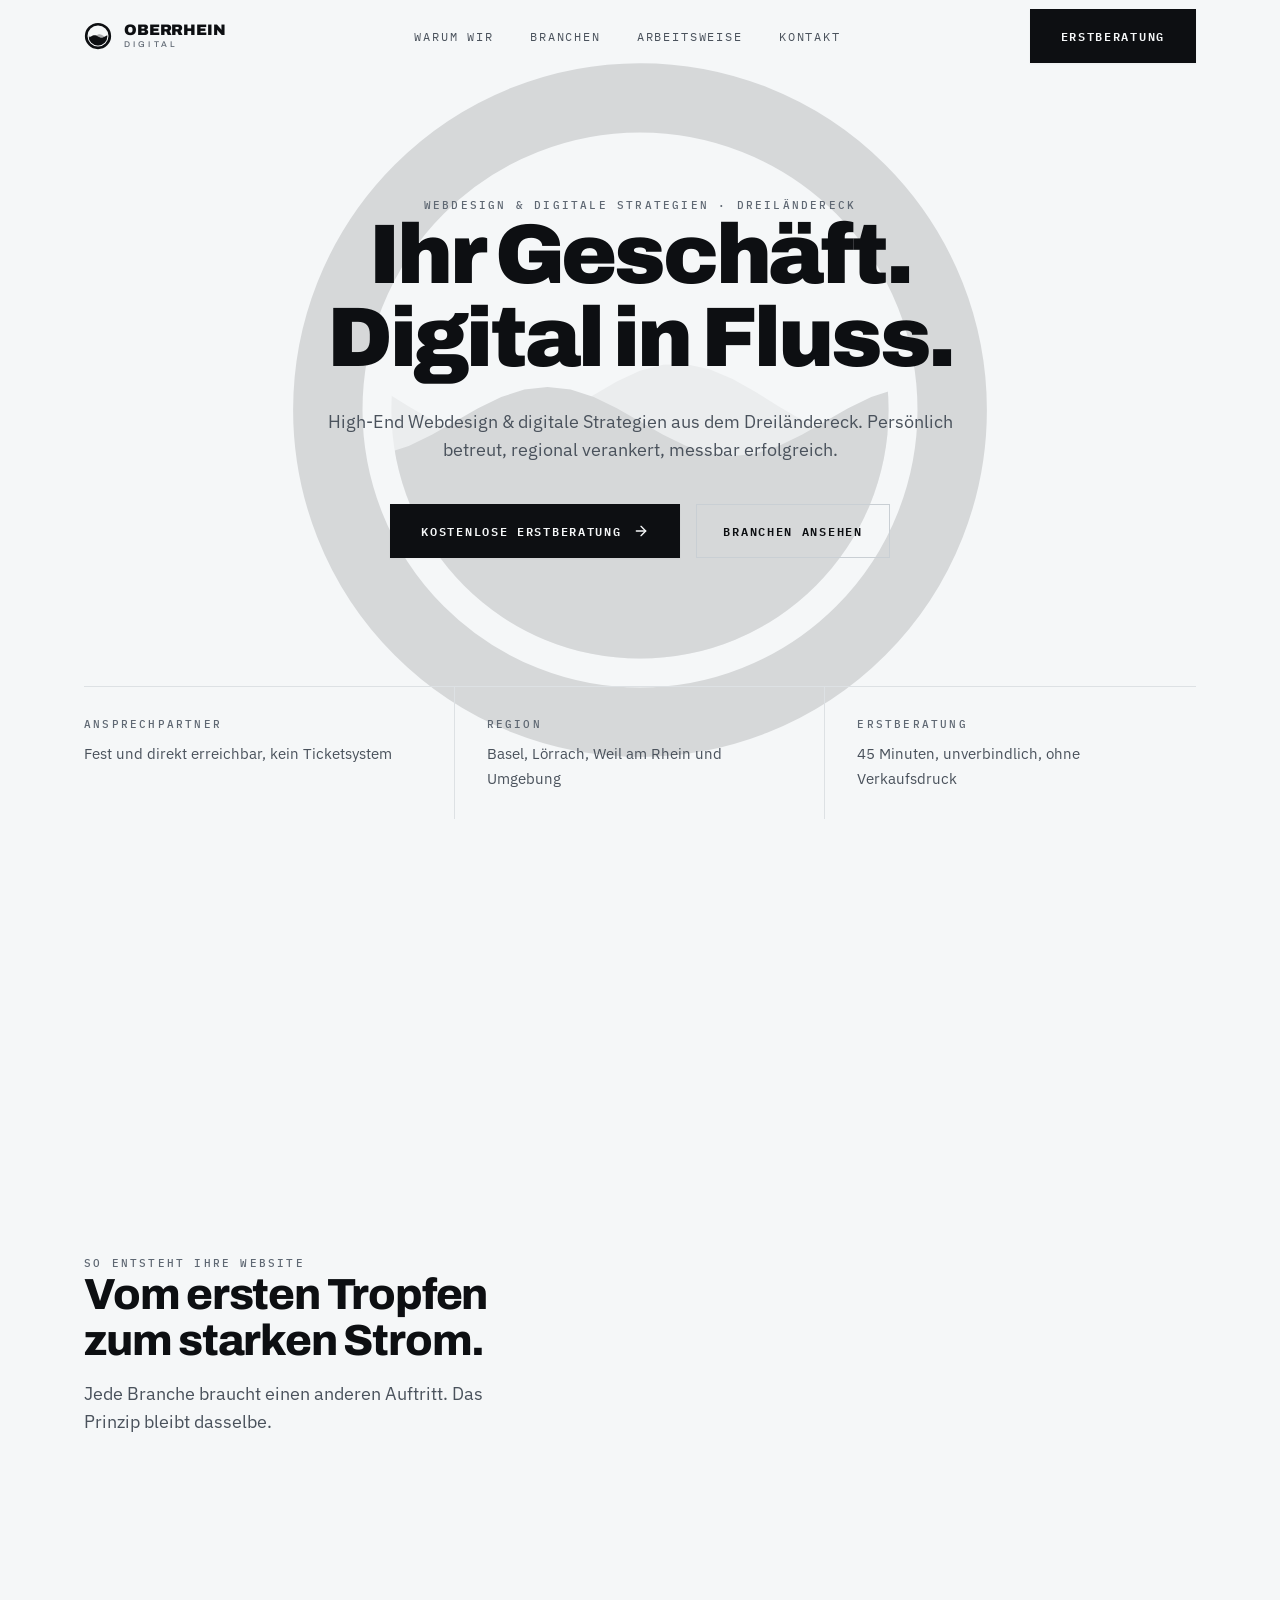
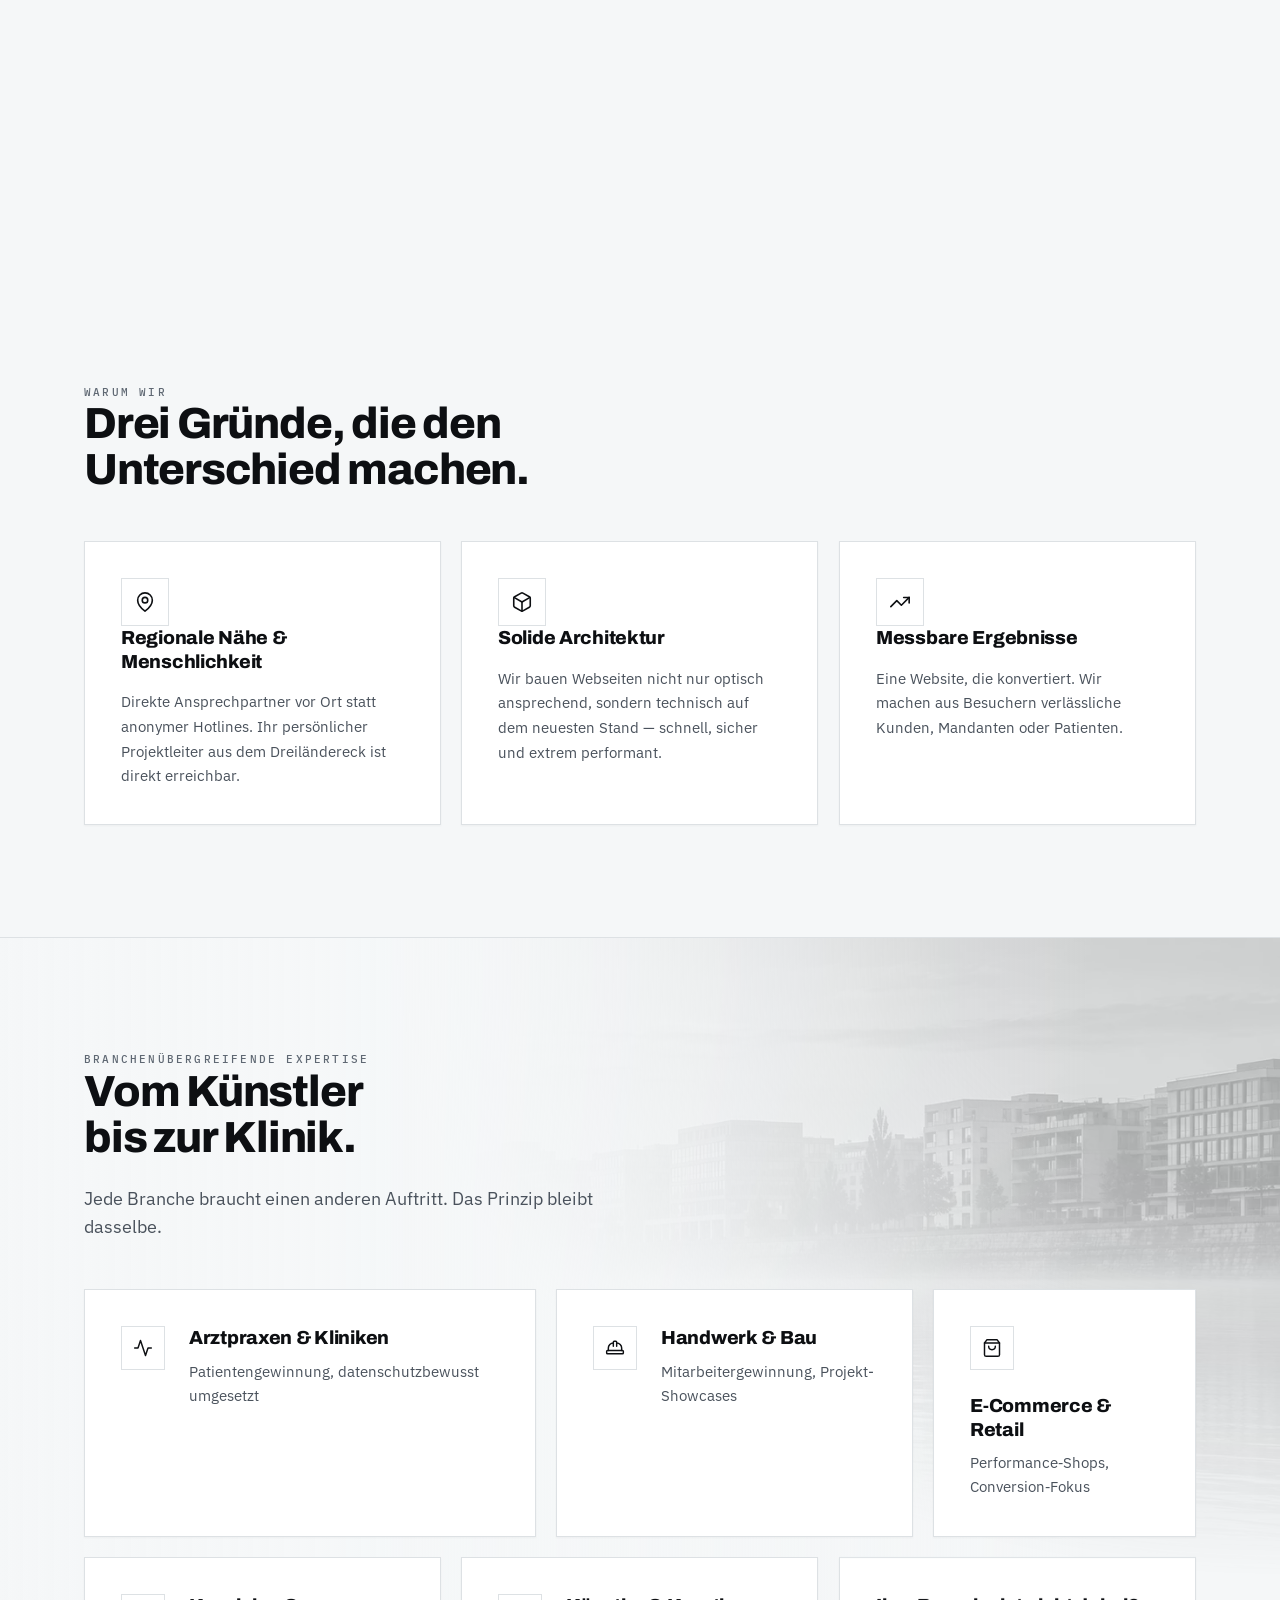
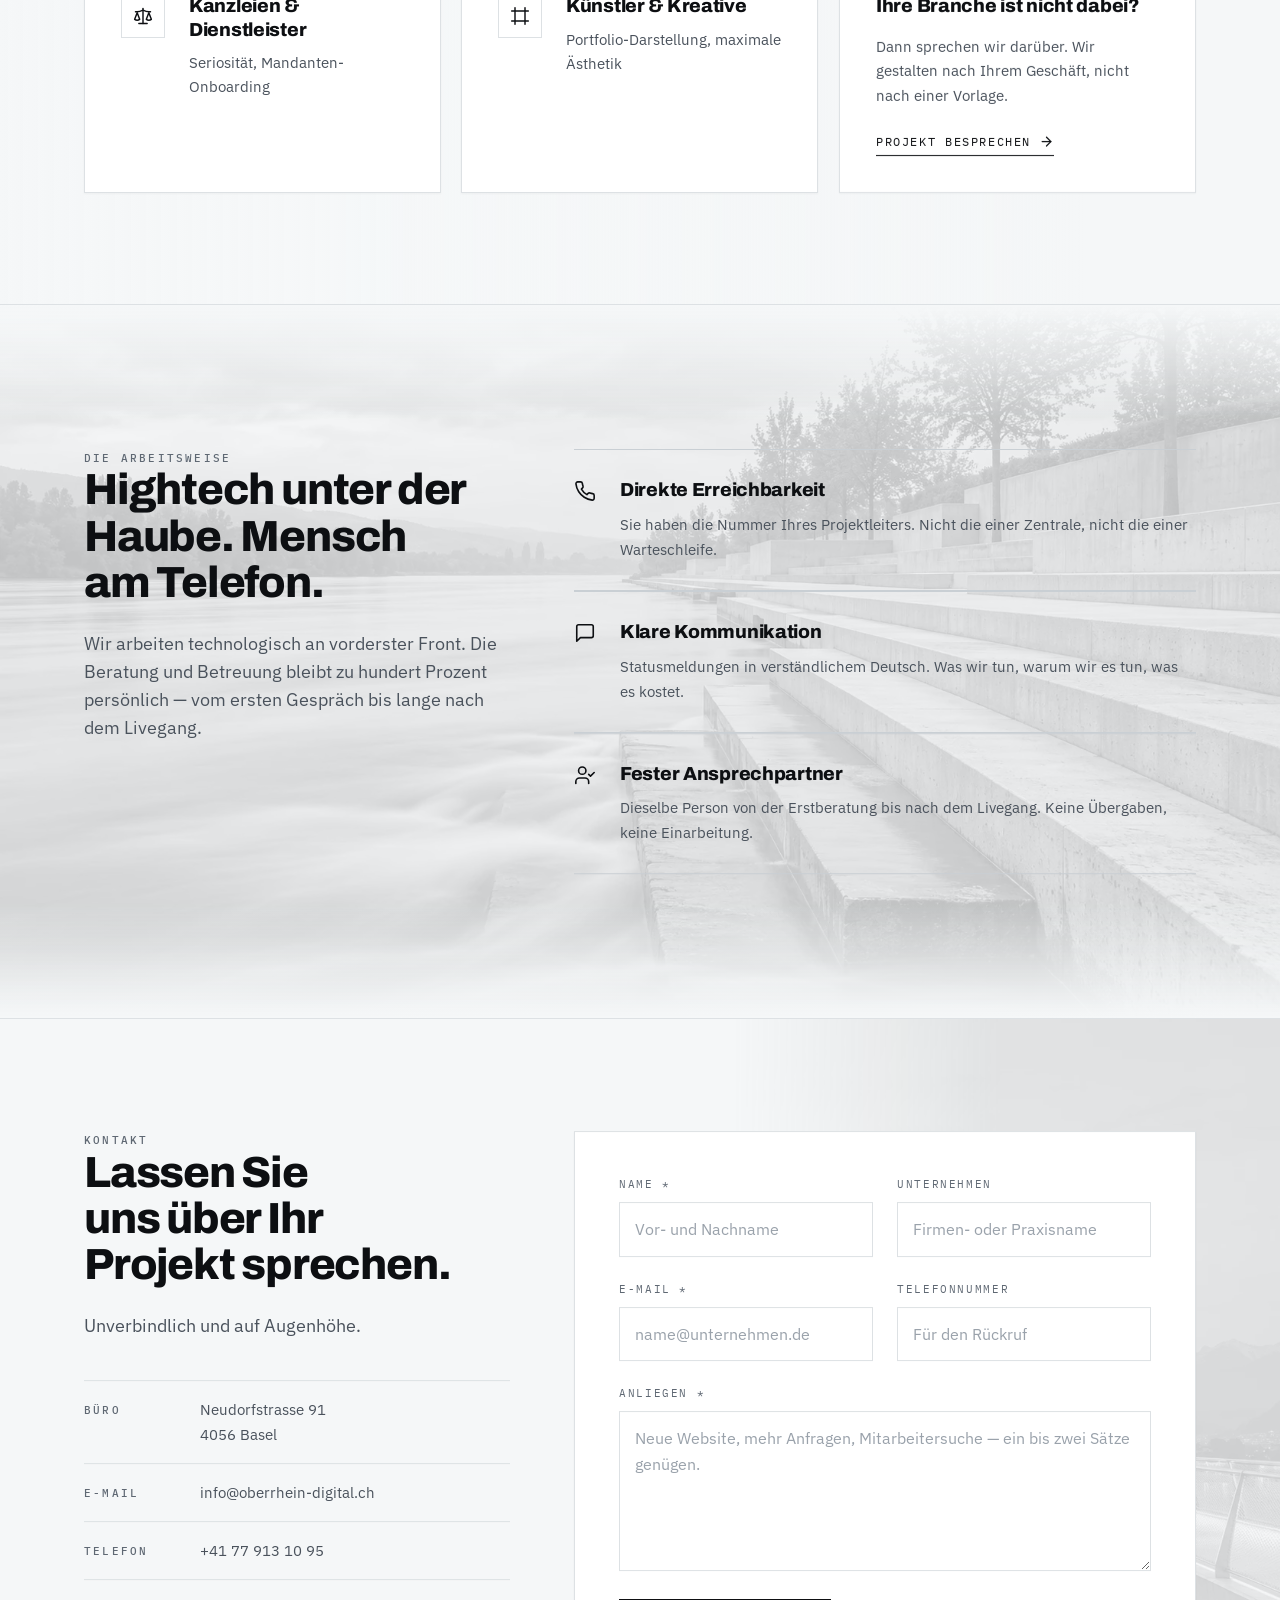
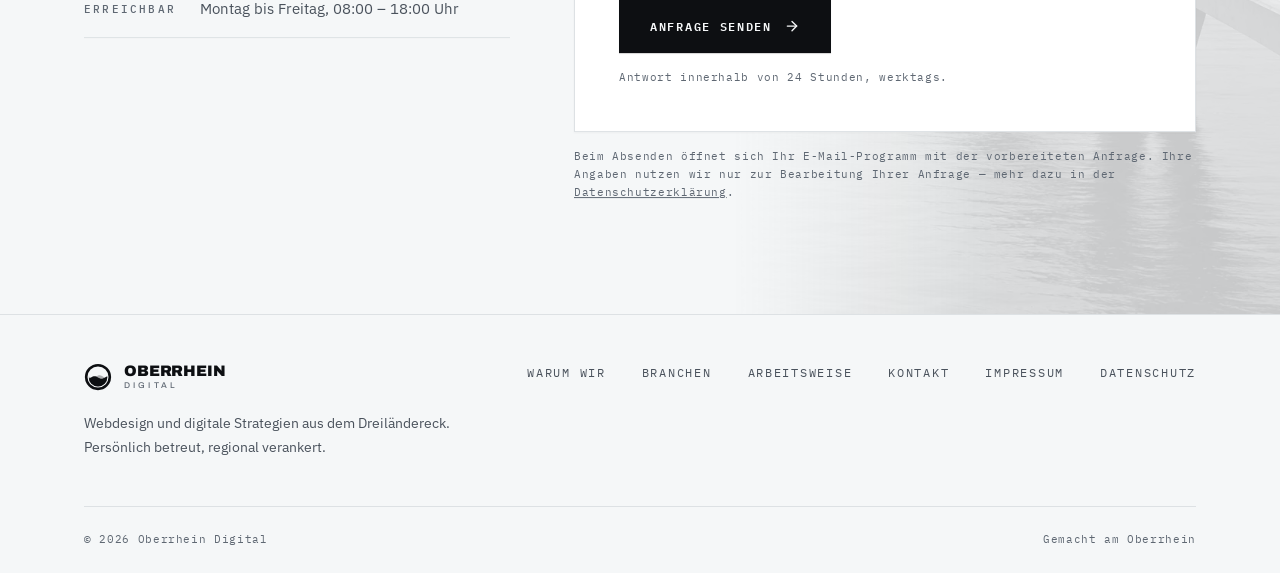
<file: index.html>
<!doctype html>
<html lang="de">
<head>
<meta charset="utf-8">
<meta name="viewport" content="width=device-width, initial-scale=1, viewport-fit=cover">
<title>Oberrhein Digital – Webdesign &amp; digitale Strategien aus dem Dreiländereck</title>
<meta name="description" content="High-End Webdesign &amp; digitale Strategien aus Basel für das Dreiländereck: persönlich betreut, für Praxen, Handwerk, Kanzleien, Handel und Kreative.">
<link rel="canonical" href="https://oberrhein-digital.ch/">
<meta name="theme-color" content="#F5F7F8">
<meta name="referrer" content="strict-origin-when-cross-origin">

<!-- Vorschau beim Teilen (WhatsApp, LinkedIn, Facebook, X) -->
<meta property="og:type" content="website">
<meta property="og:site_name" content="Oberrhein Digital">
<meta property="og:locale" content="de_CH">
<meta property="og:url" content="https://oberrhein-digital.ch/">
<meta property="og:title" content="Oberrhein Digital – Webdesign &amp; digitale Strategien aus dem Dreiländereck">
<meta property="og:description" content="Persönlich betreut, regional verankert: Websites und digitale Strategien für Basel, Lörrach, Weil am Rhein und Umgebung.">
<meta property="og:image" content="https://oberrhein-digital.ch/img/og-image.jpg">
<meta property="og:image:width" content="1200">
<meta property="og:image:height" content="630">
<meta property="og:image:alt" content="Logo von Oberrhein Digital: ein Ring mit einer Welle">
<meta name="twitter:card" content="summary_large_image">

<!-- Icons -->
<link rel="icon" href="img/favicon.svg" type="image/svg+xml">
<link rel="icon" href="img/icon-192.png" type="image/png" sizes="192x192">
<link rel="apple-touch-icon" href="img/apple-touch-icon.png">
<link rel="manifest" href="site.webmanifest">

<link rel="preload" href="fonts/archivo-latin-var.woff2" as="font" type="font/woff2" crossorigin>
<link rel="preload" href="fonts/ibm-plex-sans-latin-var.woff2" as="font" type="font/woff2" crossorigin>
<link rel="stylesheet" href="css/site.css">

<!-- Strukturierte Daten für die Google-Suche (lokales Unternehmen) -->
<script type="application/ld+json">
{
  "@context": "https://schema.org",
  "@type": "ProfessionalService",
  "name": "Oberrhein Digital",
  "description": "Webdesign und digitale Strategien aus dem Dreiländereck. Persönlich betreut, regional verankert.",
  "url": "https://oberrhein-digital.ch/",
  "logo": "https://oberrhein-digital.ch/img/icon-512.png",
  "image": "https://oberrhein-digital.ch/img/og-image.jpg",
  "email": "info@oberrhein-digital.ch",
  "telephone": "+41779131095",
  "address": {
    "@type": "PostalAddress",
    "streetAddress": "Neudorfstrasse 91",
    "postalCode": "4056",
    "addressLocality": "Basel",
    "addressCountry": "CH"
  },
  "areaServed": [
    { "@type": "City", "name": "Basel" },
    { "@type": "City", "name": "Lörrach" },
    { "@type": "City", "name": "Weil am Rhein" }
  ],
  "openingHoursSpecification": [{
    "@type": "OpeningHoursSpecification",
    "dayOfWeek": ["Monday", "Tuesday", "Wednesday", "Thursday", "Friday"],
    "opens": "08:00",
    "closes": "18:00"
  }],
  "knowsLanguage": ["de"]
}
</script>
</head>
<body>
<div id="root"></div>
<noscript>
  <div style="max-width:640px;margin:0 auto;padding:64px 24px;font-family:'IBM Plex Sans',system-ui,sans-serif;color:#0D0F12;line-height:1.6">
    <p style="font-family:Archivo,sans-serif;font-weight:900;font-size:1.6rem;margin:0">Oberrhein Digital</p>
    <p>Webdesign und digitale Strategien aus dem Dreiländereck. Persönlich betreut, regional verankert.</p>
    <p>Für die volle Darstellung dieser Seite bitte JavaScript aktivieren. Sie erreichen uns auch direkt:<br>
      <a href="mailto:info@oberrhein-digital.ch">info@oberrhein-digital.ch</a> · <a href="tel:+41779131095">+41 77 913 10 95</a><br>
      Neudorfstrasse 91, 4056 Basel</p>
    <p><a href="impressum.html">Impressum</a> · <a href="datenschutz.html">Datenschutz</a></p>
  </div>
</noscript>
<script src="js/app.js" defer></script>
</body>
</html>
</file>
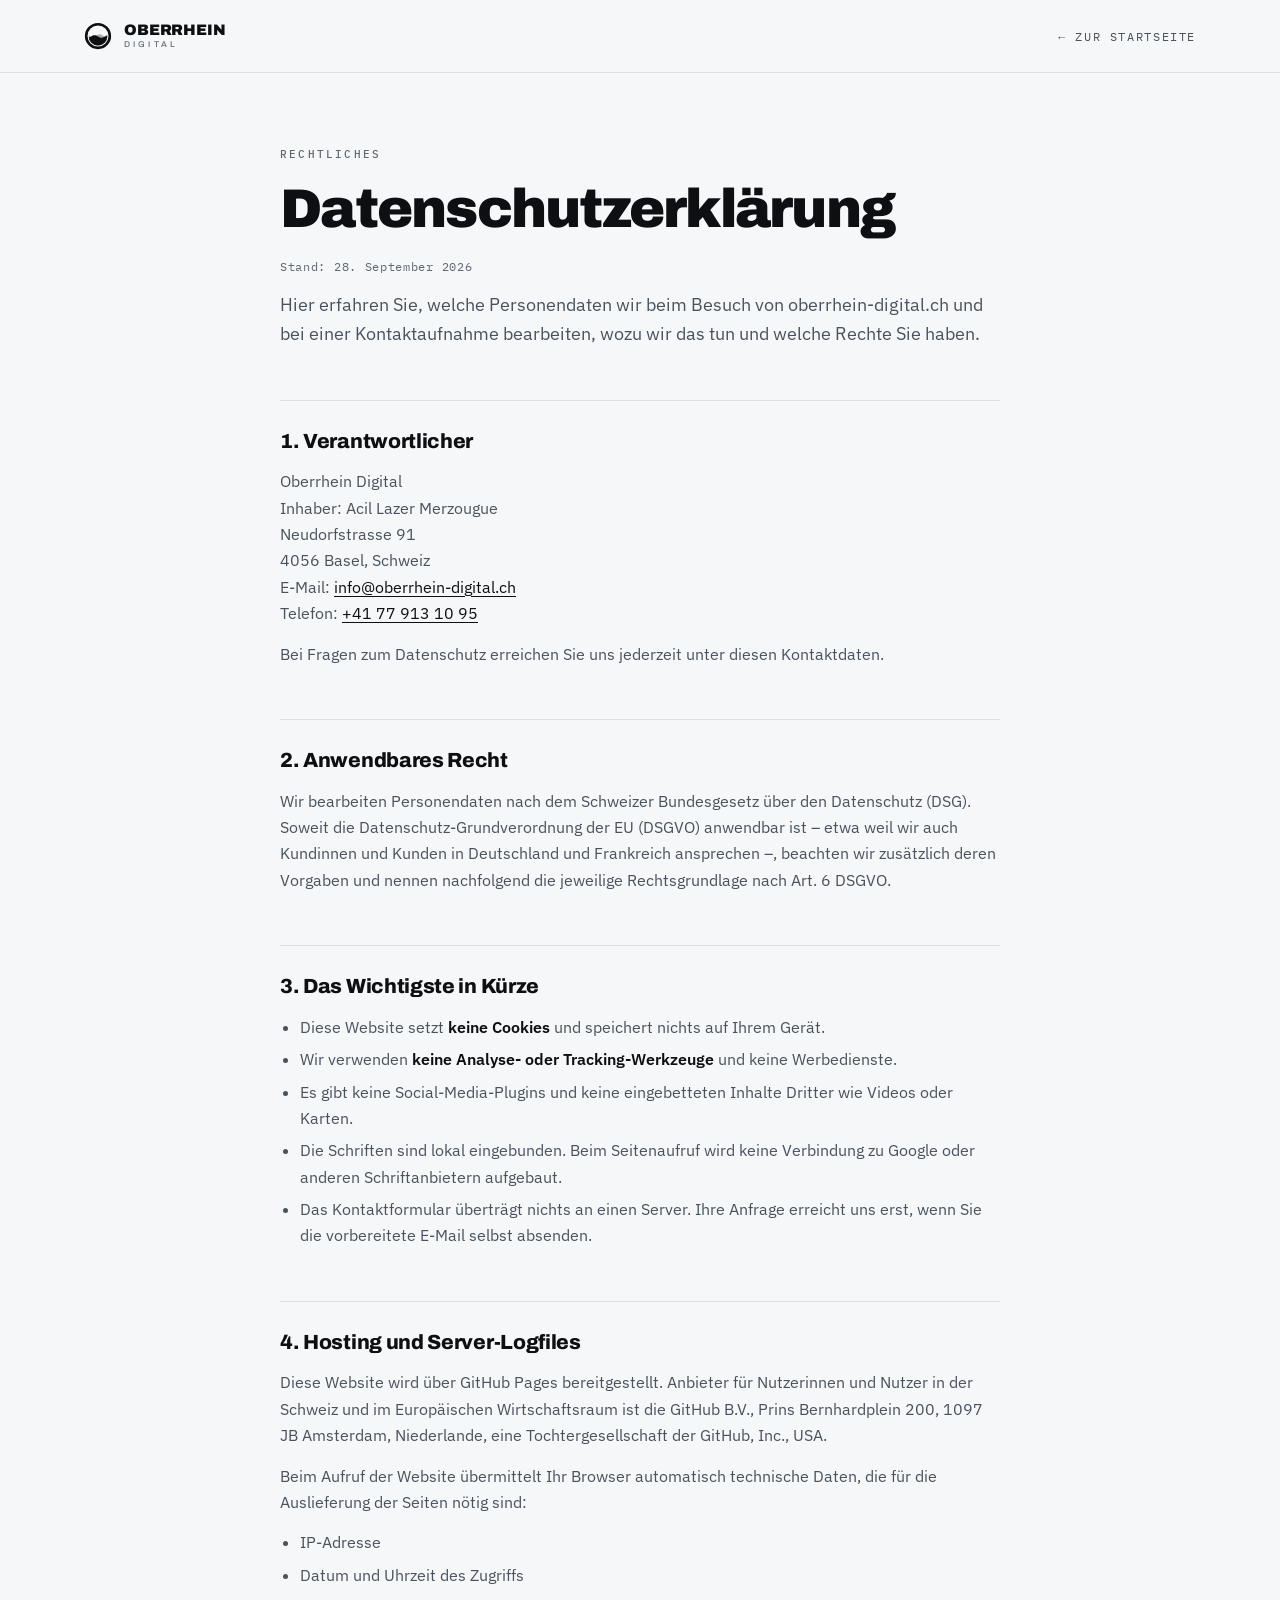
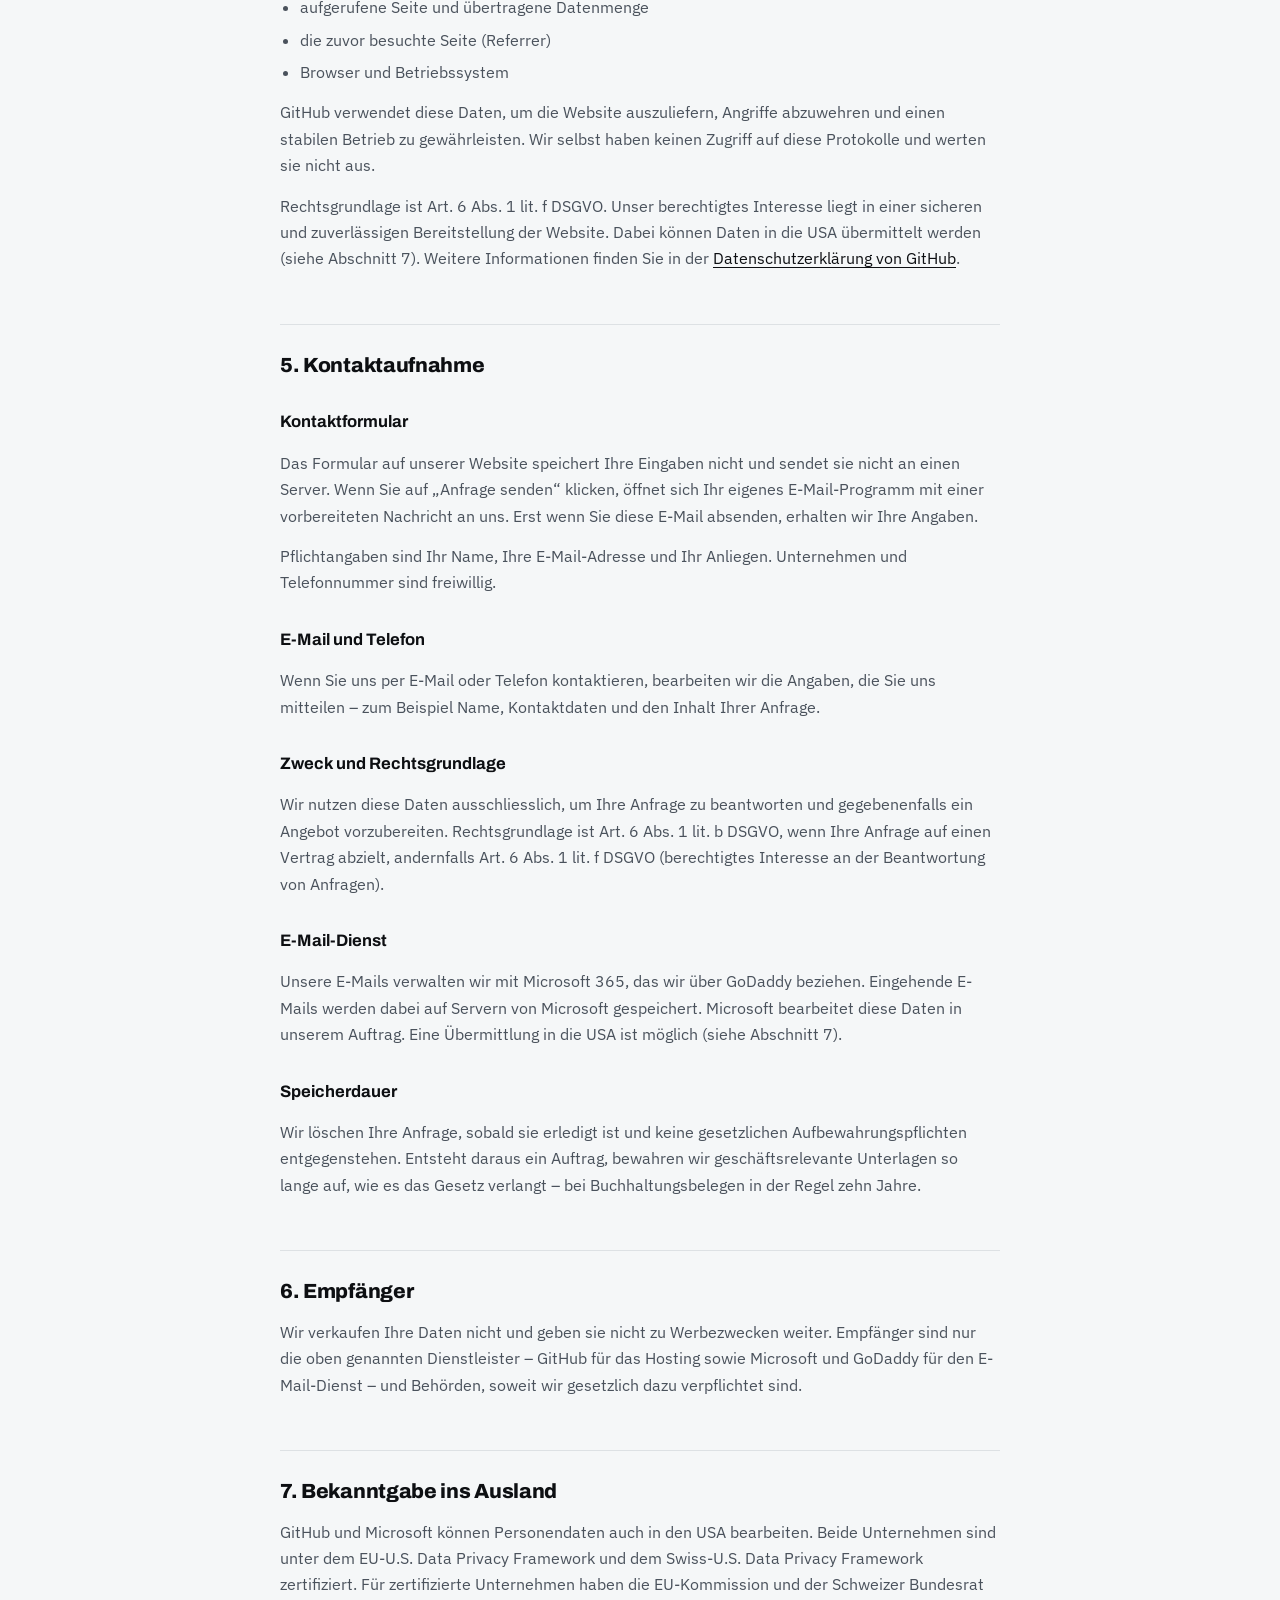
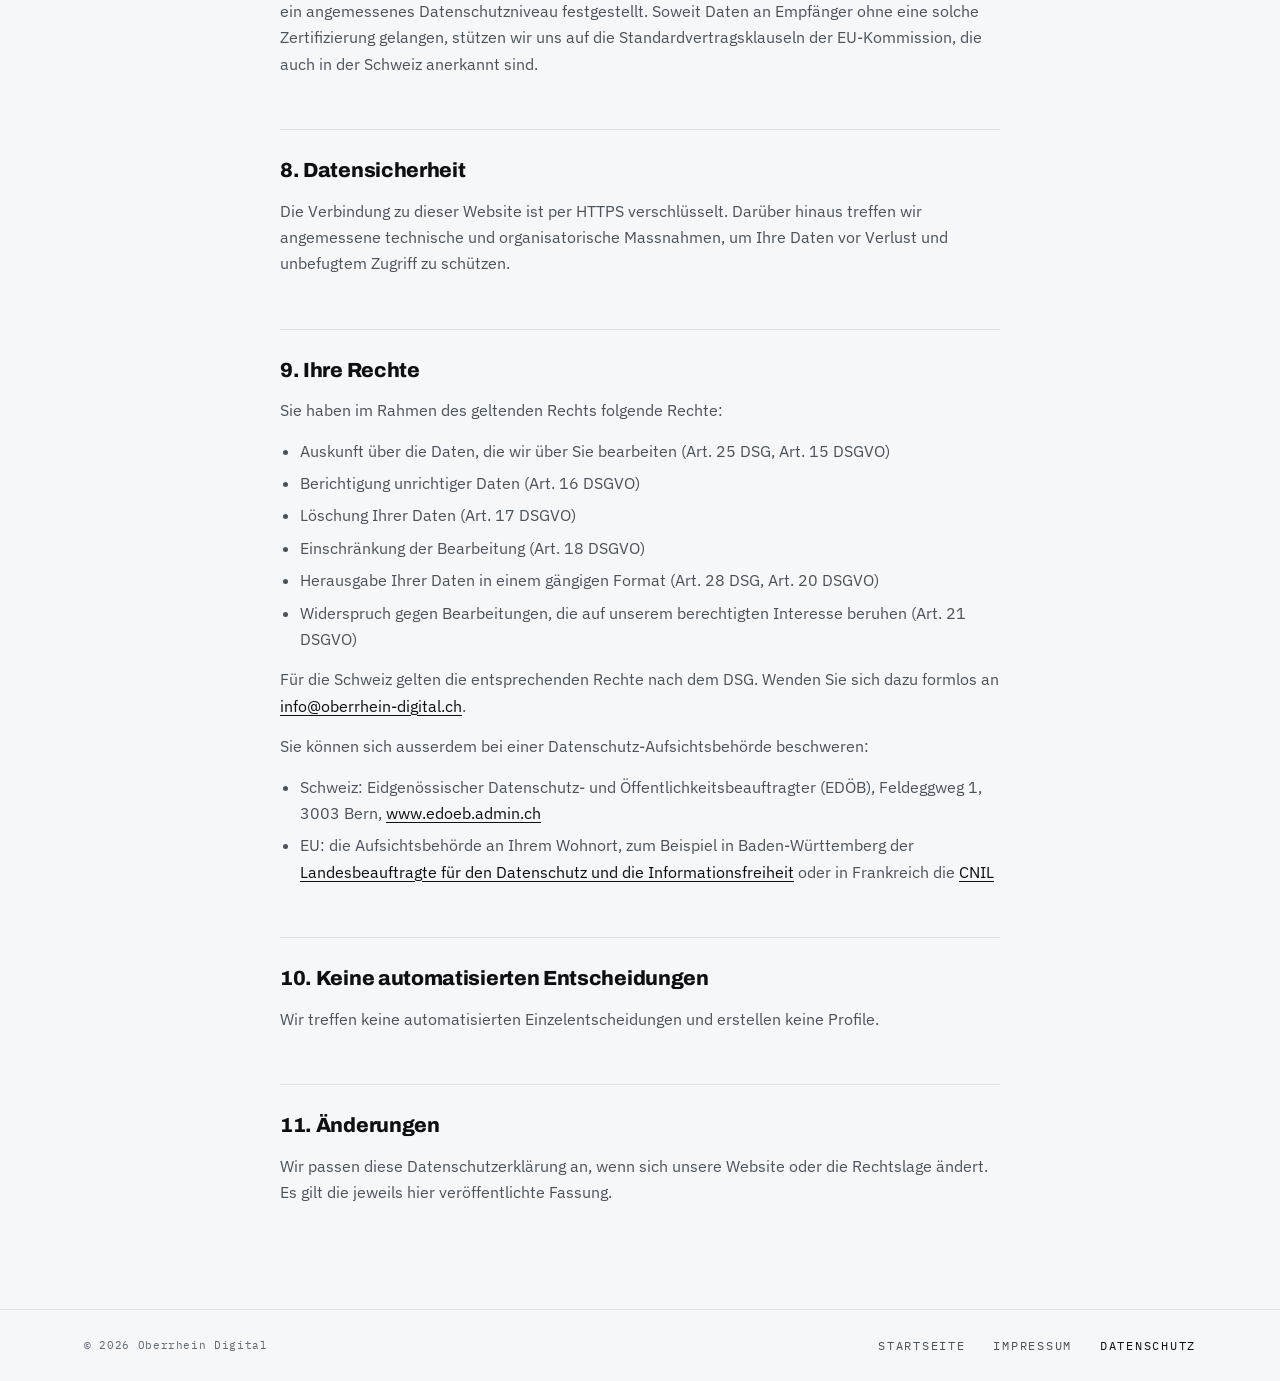
<file: datenschutz.html>
<!doctype html>
<html lang="de">
<head>
<meta charset="utf-8">
<meta name="viewport" content="width=device-width, initial-scale=1, viewport-fit=cover">
<title>Datenschutzerklärung – Oberrhein Digital</title>
<meta name="description" content="Datenschutzerklärung von Oberrhein Digital: welche Daten beim Besuch der Website und bei einer Kontaktaufnahme bearbeitet werden.">
<meta name="theme-color" content="#F5F7F8">
<link rel="canonical" href="https://oberrhein-digital.ch/datenschutz.html">
<link rel="icon" href="img/favicon.svg" type="image/svg+xml">
<link rel="icon" href="img/icon-192.png" type="image/png" sizes="192x192">
<link rel="apple-touch-icon" href="img/apple-touch-icon.png">
<link rel="stylesheet" href="css/site.css">
<link rel="stylesheet" href="css/rechtliches.css">
</head>
<body>
<header class="legal-header">
  <div class="shell legal-bar">
    <a class="logo" href="index.html" aria-label="Oberrhein Digital – Startseite">
      <svg class="owave owave--still" viewBox="0 0 64 64" aria-hidden="true"><defs><clipPath id="ow-legal"><circle cx="32" cy="32" r="21.5"/></clipPath></defs><circle class="ow-ring" cx="32" cy="32" r="27"/><g clip-path="url(#ow-legal)"><g class="ow-rise"><g class="ow-bob"><path class="ow-back" d="M-32 70 L-32 28.61 L-30 28.09 L-28 28.04 L-26 28.47 L-24 29.32 L-22 30.45 L-20 31.70 L-18 32.87 L-16 33.79 L-14 34.31 L-12 34.36 L-10 33.93 L-8 33.08 L-6 31.95 L-4 30.70 L-2 29.53 L0 28.61 L2 28.09 L4 28.04 L6 28.47 L8 29.32 L10 30.45 L12 31.70 L14 32.87 L16 33.79 L18 34.31 L20 34.36 L22 33.93 L24 33.08 L26 31.95 L28 30.70 L30 29.53 L32 28.61 L34 28.09 L36 28.04 L38 28.47 L40 29.32 L42 30.45 L44 31.70 L46 32.87 L48 33.79 L50 34.31 L52 34.36 L54 33.93 L56 33.08 L58 31.95 L60 30.70 L62 29.53 L64 28.61 L66 28.09 L68 28.04 L70 28.47 L72 29.32 L74 30.45 L76 31.70 L78 32.87 L80 33.79 L82 34.31 L84 34.36 L86 33.93 L88 33.08 L90 31.95 L92 30.70 L94 29.53 L96 28.61 L96 70 Z"/><path class="ow-front" d="M-32 70 L-32 33.00 L-30 34.15 L-28 35.12 L-26 35.77 L-24 36.00 L-22 35.77 L-20 35.12 L-18 34.15 L-16 33.00 L-14 31.85 L-12 30.88 L-10 30.23 L-8 30.00 L-6 30.23 L-4 30.88 L-2 31.85 L0 33.00 L2 34.15 L4 35.12 L6 35.77 L8 36.00 L10 35.77 L12 35.12 L14 34.15 L16 33.00 L18 31.85 L20 30.88 L22 30.23 L24 30.00 L26 30.23 L28 30.88 L30 31.85 L32 33.00 L34 34.15 L36 35.12 L38 35.77 L40 36.00 L42 35.77 L44 35.12 L46 34.15 L48 33.00 L50 31.85 L52 30.88 L54 30.23 L56 30.00 L58 30.23 L60 30.88 L62 31.85 L64 33.00 L66 34.15 L68 35.12 L70 35.77 L72 36.00 L74 35.77 L76 35.12 L78 34.15 L80 33.00 L82 31.85 L84 30.88 L86 30.23 L88 30.00 L90 30.23 L92 30.88 L94 31.85 L96 33.00 L96 70 Z"/></g></g></g></svg>
      <span class="logo-word"><b>OBERRHEIN</b> <span>DIGITAL</span></span>
    </a>
    <a class="back" href="index.html">← Zur Startseite</a>
  </div>
</header>

<main class="legal">
  <div class="t-kicker">Rechtliches</div>
  <h1>Datenschutzerklärung</h1>
  <p class="stand">Stand: 28. September 2026</p>

  <p class="lead">Hier erfahren Sie, welche Personendaten wir beim Besuch von oberrhein-digital.ch und bei einer Kontaktaufnahme bearbeiten, wozu wir das tun und welche Rechte Sie haben.</p>

  <h2>1. Verantwortlicher</h2>
  <address>
    Oberrhein Digital<br>
    Inhaber: Acil Lazer Merzougue<br>
    Neudorfstrasse 91<br>
    4056 Basel, Schweiz<br>
    E-Mail: <a href="mailto:info@oberrhein-digital.ch">info@oberrhein-digital.ch</a><br>
    Telefon: <a href="tel:+41779131095">+41 77 913 10 95</a>
  </address>
  <p>Bei Fragen zum Datenschutz erreichen Sie uns jederzeit unter diesen Kontaktdaten.</p>

  <h2>2. Anwendbares Recht</h2>
  <p>Wir bearbeiten Personendaten nach dem Schweizer Bundesgesetz über den Datenschutz (DSG). Soweit die Datenschutz-Grundverordnung der EU (DSGVO) anwendbar ist – etwa weil wir auch Kundinnen und Kunden in Deutschland und Frankreich ansprechen –, beachten wir zusätzlich deren Vorgaben und nennen nachfolgend die jeweilige Rechtsgrundlage nach Art. 6 DSGVO.</p>

  <h2>3. Das Wichtigste in Kürze</h2>
  <ul>
    <li>Diese Website setzt <strong>keine Cookies</strong> und speichert nichts auf Ihrem Gerät.</li>
    <li>Wir verwenden <strong>keine Analyse- oder Tracking-Werkzeuge</strong> und keine Werbedienste.</li>
    <li>Es gibt keine Social-Media-Plugins und keine eingebetteten Inhalte Dritter wie Videos oder Karten.</li>
    <li>Die Schriften sind lokal eingebunden. Beim Seitenaufruf wird keine Verbindung zu Google oder anderen Schriftanbietern aufgebaut.</li>
    <li>Das Kontaktformular überträgt nichts an einen Server. Ihre Anfrage erreicht uns erst, wenn Sie die vorbereitete E-Mail selbst absenden.</li>
  </ul>

  <h2>4. Hosting und Server-Logfiles</h2>
  <p>Diese Website wird über GitHub Pages bereitgestellt. Anbieter für Nutzerinnen und Nutzer in der Schweiz und im Europäischen Wirtschaftsraum ist die GitHub B.V., Prins Bernhardplein 200, 1097 JB Amsterdam, Niederlande, eine Tochtergesellschaft der GitHub, Inc., USA.</p>
  <p>Beim Aufruf der Website übermittelt Ihr Browser automatisch technische Daten, die für die Auslieferung der Seiten nötig sind:</p>
  <ul>
    <li>IP-Adresse</li>
    <li>Datum und Uhrzeit des Zugriffs</li>
    <li>aufgerufene Seite und übertragene Datenmenge</li>
    <li>die zuvor besuchte Seite (Referrer)</li>
    <li>Browser und Betriebssystem</li>
  </ul>
  <p>GitHub verwendet diese Daten, um die Website auszuliefern, Angriffe abzuwehren und einen stabilen Betrieb zu gewährleisten. Wir selbst haben keinen Zugriff auf diese Protokolle und werten sie nicht aus.</p>
  <p>Rechtsgrundlage ist Art. 6 Abs. 1 lit. f DSGVO. Unser berechtigtes Interesse liegt in einer sicheren und zuverlässigen Bereitstellung der Website. Dabei können Daten in die USA übermittelt werden (siehe Abschnitt 7). Weitere Informationen finden Sie in der <a href="https://docs.github.com/en/site-policy/privacy-policies/github-general-privacy-statement" rel="noopener">Datenschutzerklärung von GitHub</a>.</p>

  <h2>5. Kontaktaufnahme</h2>
  <h3>Kontaktformular</h3>
  <p>Das Formular auf unserer Website speichert Ihre Eingaben nicht und sendet sie nicht an einen Server. Wenn Sie auf „Anfrage senden“ klicken, öffnet sich Ihr eigenes E-Mail-Programm mit einer vorbereiteten Nachricht an uns. Erst wenn Sie diese E-Mail absenden, erhalten wir Ihre Angaben.</p>
  <p>Pflichtangaben sind Ihr Name, Ihre E-Mail-Adresse und Ihr Anliegen. Unternehmen und Telefonnummer sind freiwillig.</p>

  <h3>E-Mail und Telefon</h3>
  <p>Wenn Sie uns per E-Mail oder Telefon kontaktieren, bearbeiten wir die Angaben, die Sie uns mitteilen – zum Beispiel Name, Kontaktdaten und den Inhalt Ihrer Anfrage.</p>

  <h3>Zweck und Rechtsgrundlage</h3>
  <p>Wir nutzen diese Daten ausschliesslich, um Ihre Anfrage zu beantworten und gegebenenfalls ein Angebot vorzubereiten. Rechtsgrundlage ist Art. 6 Abs. 1 lit. b DSGVO, wenn Ihre Anfrage auf einen Vertrag abzielt, andernfalls Art. 6 Abs. 1 lit. f DSGVO (berechtigtes Interesse an der Beantwortung von Anfragen).</p>

  <h3>E-Mail-Dienst</h3>
  <p>Unsere E-Mails verwalten wir mit Microsoft 365, das wir über GoDaddy beziehen. Eingehende E-Mails werden dabei auf Servern von Microsoft gespeichert. Microsoft bearbeitet diese Daten in unserem Auftrag. Eine Übermittlung in die USA ist möglich (siehe Abschnitt 7).</p>

  <h3>Speicherdauer</h3>
  <p>Wir löschen Ihre Anfrage, sobald sie erledigt ist und keine gesetzlichen Aufbewahrungspflichten entgegenstehen. Entsteht daraus ein Auftrag, bewahren wir geschäftsrelevante Unterlagen so lange auf, wie es das Gesetz verlangt – bei Buchhaltungsbelegen in der Regel zehn Jahre.</p>

  <h2>6. Empfänger</h2>
  <p>Wir verkaufen Ihre Daten nicht und geben sie nicht zu Werbezwecken weiter. Empfänger sind nur die oben genannten Dienstleister – GitHub für das Hosting sowie Microsoft und GoDaddy für den E-Mail-Dienst – und Behörden, soweit wir gesetzlich dazu verpflichtet sind.</p>

  <h2>7. Bekanntgabe ins Ausland</h2>
  <p>GitHub und Microsoft können Personendaten auch in den USA bearbeiten. Beide Unternehmen sind unter dem EU-U.S. Data Privacy Framework und dem Swiss-U.S. Data Privacy Framework zertifiziert. Für zertifizierte Unternehmen haben die EU-Kommission und der Schweizer Bundesrat ein angemessenes Datenschutzniveau festgestellt. Soweit Daten an Empfänger ohne eine solche Zertifizierung gelangen, stützen wir uns auf die Standardvertragsklauseln der EU-Kommission, die auch in der Schweiz anerkannt sind.</p>

  <h2>8. Datensicherheit</h2>
  <p>Die Verbindung zu dieser Website ist per HTTPS verschlüsselt. Darüber hinaus treffen wir angemessene technische und organisatorische Massnahmen, um Ihre Daten vor Verlust und unbefugtem Zugriff zu schützen.</p>

  <h2>9. Ihre Rechte</h2>
  <p>Sie haben im Rahmen des geltenden Rechts folgende Rechte:</p>
  <ul>
    <li>Auskunft über die Daten, die wir über Sie bearbeiten (Art. 25 DSG, Art. 15 DSGVO)</li>
    <li>Berichtigung unrichtiger Daten (Art. 16 DSGVO)</li>
    <li>Löschung Ihrer Daten (Art. 17 DSGVO)</li>
    <li>Einschränkung der Bearbeitung (Art. 18 DSGVO)</li>
    <li>Herausgabe Ihrer Daten in einem gängigen Format (Art. 28 DSG, Art. 20 DSGVO)</li>
    <li>Widerspruch gegen Bearbeitungen, die auf unserem berechtigten Interesse beruhen (Art. 21 DSGVO)</li>
  </ul>
  <p>Für die Schweiz gelten die entsprechenden Rechte nach dem DSG. Wenden Sie sich dazu formlos an <a href="mailto:info@oberrhein-digital.ch">info@oberrhein-digital.ch</a>.</p>
  <p>Sie können sich ausserdem bei einer Datenschutz-Aufsichtsbehörde beschweren:</p>
  <ul>
    <li>Schweiz: Eidgenössischer Datenschutz- und Öffentlichkeitsbeauftragter (EDÖB), Feldeggweg 1, 3003 Bern, <a href="https://www.edoeb.admin.ch" rel="noopener">www.edoeb.admin.ch</a></li>
    <li>EU: die Aufsichtsbehörde an Ihrem Wohnort, zum Beispiel in Baden-Württemberg der <a href="https://www.baden-wuerttemberg.datenschutz.de" rel="noopener">Landesbeauftragte für den Datenschutz und die Informationsfreiheit</a> oder in Frankreich die <a href="https://www.cnil.fr" rel="noopener">CNIL</a></li>
  </ul>

  <h2>10. Keine automatisierten Entscheidungen</h2>
  <p>Wir treffen keine automatisierten Einzelentscheidungen und erstellen keine Profile.</p>

  <h2>11. Änderungen</h2>
  <p>Wir passen diese Datenschutzerklärung an, wenn sich unsere Website oder die Rechtslage ändert. Es gilt die jeweils hier veröffentlichte Fassung.</p>
</main>

<footer class="legal-footer">
  <div class="shell inner">
    <span>© 2026 Oberrhein Digital</span>
    <nav aria-label="Rechtliches">
      <a href="index.html">Startseite</a>
      <a href="impressum.html">Impressum</a>
      <a href="datenschutz.html" aria-current="page">Datenschutz</a>
    </nav>
  </div>
</footer>
</body>
</html>
</file>
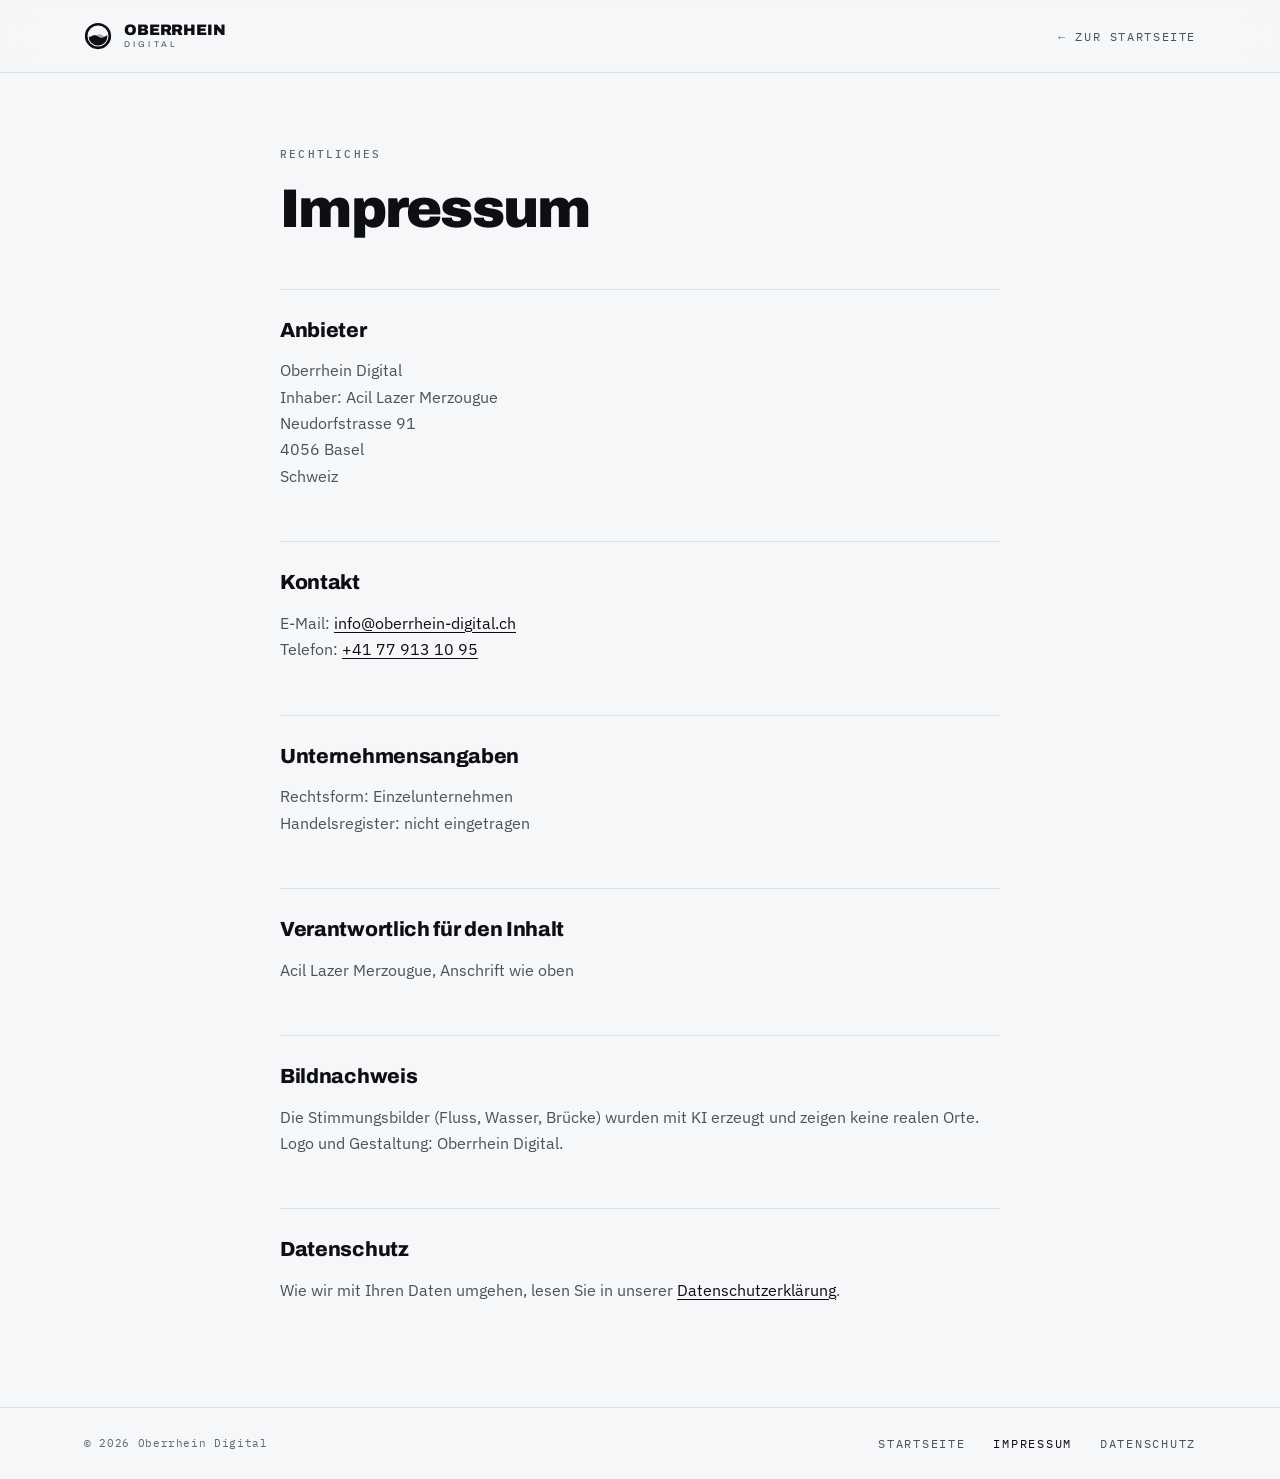
<file: impressum.html>
<!doctype html>
<html lang="de">
<head>
<meta charset="utf-8">
<meta name="viewport" content="width=device-width, initial-scale=1, viewport-fit=cover">
<title>Impressum – Oberrhein Digital</title>
<meta name="description" content="Impressum von Oberrhein Digital, Webdesign und digitale Strategien aus Basel.">
<meta name="theme-color" content="#F5F7F8">
<link rel="canonical" href="https://oberrhein-digital.ch/impressum.html">
<link rel="icon" href="img/favicon.svg" type="image/svg+xml">
<link rel="icon" href="img/icon-192.png" type="image/png" sizes="192x192">
<link rel="apple-touch-icon" href="img/apple-touch-icon.png">
<link rel="stylesheet" href="css/site.css">
<link rel="stylesheet" href="css/rechtliches.css">
</head>
<body>
<header class="legal-header">
  <div class="shell legal-bar">
    <a class="logo" href="index.html" aria-label="Oberrhein Digital – Startseite">
      <svg class="owave owave--still" viewBox="0 0 64 64" aria-hidden="true"><defs><clipPath id="ow-legal"><circle cx="32" cy="32" r="21.5"/></clipPath></defs><circle class="ow-ring" cx="32" cy="32" r="27"/><g clip-path="url(#ow-legal)"><g class="ow-rise"><g class="ow-bob"><path class="ow-back" d="M-32 70 L-32 28.61 L-30 28.09 L-28 28.04 L-26 28.47 L-24 29.32 L-22 30.45 L-20 31.70 L-18 32.87 L-16 33.79 L-14 34.31 L-12 34.36 L-10 33.93 L-8 33.08 L-6 31.95 L-4 30.70 L-2 29.53 L0 28.61 L2 28.09 L4 28.04 L6 28.47 L8 29.32 L10 30.45 L12 31.70 L14 32.87 L16 33.79 L18 34.31 L20 34.36 L22 33.93 L24 33.08 L26 31.95 L28 30.70 L30 29.53 L32 28.61 L34 28.09 L36 28.04 L38 28.47 L40 29.32 L42 30.45 L44 31.70 L46 32.87 L48 33.79 L50 34.31 L52 34.36 L54 33.93 L56 33.08 L58 31.95 L60 30.70 L62 29.53 L64 28.61 L66 28.09 L68 28.04 L70 28.47 L72 29.32 L74 30.45 L76 31.70 L78 32.87 L80 33.79 L82 34.31 L84 34.36 L86 33.93 L88 33.08 L90 31.95 L92 30.70 L94 29.53 L96 28.61 L96 70 Z"/><path class="ow-front" d="M-32 70 L-32 33.00 L-30 34.15 L-28 35.12 L-26 35.77 L-24 36.00 L-22 35.77 L-20 35.12 L-18 34.15 L-16 33.00 L-14 31.85 L-12 30.88 L-10 30.23 L-8 30.00 L-6 30.23 L-4 30.88 L-2 31.85 L0 33.00 L2 34.15 L4 35.12 L6 35.77 L8 36.00 L10 35.77 L12 35.12 L14 34.15 L16 33.00 L18 31.85 L20 30.88 L22 30.23 L24 30.00 L26 30.23 L28 30.88 L30 31.85 L32 33.00 L34 34.15 L36 35.12 L38 35.77 L40 36.00 L42 35.77 L44 35.12 L46 34.15 L48 33.00 L50 31.85 L52 30.88 L54 30.23 L56 30.00 L58 30.23 L60 30.88 L62 31.85 L64 33.00 L66 34.15 L68 35.12 L70 35.77 L72 36.00 L74 35.77 L76 35.12 L78 34.15 L80 33.00 L82 31.85 L84 30.88 L86 30.23 L88 30.00 L90 30.23 L92 30.88 L94 31.85 L96 33.00 L96 70 Z"/></g></g></g></svg>
      <span class="logo-word"><b>OBERRHEIN</b> <span>DIGITAL</span></span>
    </a>
    <a class="back" href="index.html">← Zur Startseite</a>
  </div>
</header>

<main class="legal">
  <div class="t-kicker">Rechtliches</div>
  <h1>Impressum</h1>

  <h2>Anbieter</h2>
  <address>
    Oberrhein Digital<br>
    Inhaber: Acil Lazer Merzougue<br>
    Neudorfstrasse 91<br>
    4056 Basel<br>
    Schweiz
  </address>

  <h2>Kontakt</h2>
  <p>
    E-Mail: <a href="mailto:info@oberrhein-digital.ch">info@oberrhein-digital.ch</a><br>
    Telefon: <a href="tel:+41779131095">+41 77 913 10 95</a>
  </p>

  <h2>Unternehmensangaben</h2>
  <p>
    Rechtsform: Einzelunternehmen<br>
    Handelsregister: nicht eingetragen
  </p>

  <h2>Verantwortlich für den Inhalt</h2>
  <p>Acil Lazer Merzougue, Anschrift wie oben</p>

  <h2>Bildnachweis</h2>
  <p>Die Stimmungsbilder (Fluss, Wasser, Brücke) wurden mit KI erzeugt und zeigen keine realen Orte. Logo und Gestaltung: Oberrhein Digital.</p>

  <h2>Datenschutz</h2>
  <p>Wie wir mit Ihren Daten umgehen, lesen Sie in unserer <a href="datenschutz.html">Datenschutzerklärung</a>.</p>
</main>

<footer class="legal-footer">
  <div class="shell inner">
    <span>© 2026 Oberrhein Digital</span>
    <nav aria-label="Rechtliches">
      <a href="index.html">Startseite</a>
      <a href="impressum.html" aria-current="page">Impressum</a>
      <a href="datenschutz.html">Datenschutz</a>
    </nav>
  </div>
</footer>
</body>
</html>
</file>
<file: css/site.css>
/* Schriften lokal gehostet – keine Verbindung zu Google beim Seitenaufruf.
   Archivo, IBM Plex Sans, IBM Plex Mono: SIL Open Font License 1.1 (siehe fonts/). */

/* Archivo 500 900 – latin-ext */
@font-face {
  font-family: 'Archivo';
  font-style: normal;
  font-weight: 500 900;
  font-display: swap;
  src: url('../fonts/archivo-latin-ext-var.woff2') format('woff2');
  unicode-range: U+0100-02BA, U+02BD-02C5, U+02C7-02CC, U+02CE-02D7, U+02DD-02FF, U+0304, U+0308, U+0329, U+1D00-1DBF, U+1E00-1E9F, U+1EF2-1EFF, U+2020, U+20A0-20AB, U+20AD-20C0, U+2113, U+2C60-2C7F, U+A720-A7FF;
}

/* Archivo 500 900 – latin */
@font-face {
  font-family: 'Archivo';
  font-style: normal;
  font-weight: 500 900;
  font-display: swap;
  src: url('../fonts/archivo-latin-var.woff2') format('woff2');
  unicode-range: U+0000-00FF, U+0131, U+0152-0153, U+02BB-02BC, U+02C6, U+02DA, U+02DC, U+0304, U+0308, U+0329, U+2000-206F, U+20AC, U+2122, U+2191, U+2193, U+2212, U+2215, U+FEFF, U+FFFD;
}

/* IBM Plex Mono 400 – latin-ext */
@font-face {
  font-family: 'IBM Plex Mono';
  font-style: normal;
  font-weight: 400;
  font-display: swap;
  src: url('../fonts/ibm-plex-mono-latin-ext-400.woff2') format('woff2');
  unicode-range: U+0100-02BA, U+02BD-02C5, U+02C7-02CC, U+02CE-02D7, U+02DD-02FF, U+0304, U+0308, U+0329, U+1D00-1DBF, U+1E00-1E9F, U+1EF2-1EFF, U+2020, U+20A0-20AB, U+20AD-20C0, U+2113, U+2C60-2C7F, U+A720-A7FF;
}

/* IBM Plex Mono 400 – latin */
@font-face {
  font-family: 'IBM Plex Mono';
  font-style: normal;
  font-weight: 400;
  font-display: swap;
  src: url('../fonts/ibm-plex-mono-latin-400.woff2') format('woff2');
  unicode-range: U+0000-00FF, U+0131, U+0152-0153, U+02BB-02BC, U+02C6, U+02DA, U+02DC, U+0304, U+0308, U+0329, U+2000-206F, U+20AC, U+2122, U+2191, U+2193, U+2212, U+2215, U+FEFF, U+FFFD;
}

/* IBM Plex Mono 500 – latin-ext */
@font-face {
  font-family: 'IBM Plex Mono';
  font-style: normal;
  font-weight: 500;
  font-display: swap;
  src: url('../fonts/ibm-plex-mono-latin-ext-500.woff2') format('woff2');
  unicode-range: U+0100-02BA, U+02BD-02C5, U+02C7-02CC, U+02CE-02D7, U+02DD-02FF, U+0304, U+0308, U+0329, U+1D00-1DBF, U+1E00-1E9F, U+1EF2-1EFF, U+2020, U+20A0-20AB, U+20AD-20C0, U+2113, U+2C60-2C7F, U+A720-A7FF;
}

/* IBM Plex Mono 500 – latin */
@font-face {
  font-family: 'IBM Plex Mono';
  font-style: normal;
  font-weight: 500;
  font-display: swap;
  src: url('../fonts/ibm-plex-mono-latin-500.woff2') format('woff2');
  unicode-range: U+0000-00FF, U+0131, U+0152-0153, U+02BB-02BC, U+02C6, U+02DA, U+02DC, U+0304, U+0308, U+0329, U+2000-206F, U+20AC, U+2122, U+2191, U+2193, U+2212, U+2215, U+FEFF, U+FFFD;
}

/* IBM Plex Mono 600 – latin-ext */
@font-face {
  font-family: 'IBM Plex Mono';
  font-style: normal;
  font-weight: 600;
  font-display: swap;
  src: url('../fonts/ibm-plex-mono-latin-ext-600.woff2') format('woff2');
  unicode-range: U+0100-02BA, U+02BD-02C5, U+02C7-02CC, U+02CE-02D7, U+02DD-02FF, U+0304, U+0308, U+0329, U+1D00-1DBF, U+1E00-1E9F, U+1EF2-1EFF, U+2020, U+20A0-20AB, U+20AD-20C0, U+2113, U+2C60-2C7F, U+A720-A7FF;
}

/* IBM Plex Mono 600 – latin */
@font-face {
  font-family: 'IBM Plex Mono';
  font-style: normal;
  font-weight: 600;
  font-display: swap;
  src: url('../fonts/ibm-plex-mono-latin-600.woff2') format('woff2');
  unicode-range: U+0000-00FF, U+0131, U+0152-0153, U+02BB-02BC, U+02C6, U+02DA, U+02DC, U+0304, U+0308, U+0329, U+2000-206F, U+20AC, U+2122, U+2191, U+2193, U+2212, U+2215, U+FEFF, U+FFFD;
}

/* IBM Plex Sans 400 600 – latin-ext */
@font-face {
  font-family: 'IBM Plex Sans';
  font-style: normal;
  font-weight: 400 600;
  font-display: swap;
  src: url('../fonts/ibm-plex-sans-latin-ext-var.woff2') format('woff2');
  unicode-range: U+0100-02BA, U+02BD-02C5, U+02C7-02CC, U+02CE-02D7, U+02DD-02FF, U+0304, U+0308, U+0329, U+1D00-1DBF, U+1E00-1E9F, U+1EF2-1EFF, U+2020, U+20A0-20AB, U+20AD-20C0, U+2113, U+2C60-2C7F, U+A720-A7FF;
}

/* IBM Plex Sans 400 600 – latin */
@font-face {
  font-family: 'IBM Plex Sans';
  font-style: normal;
  font-weight: 400 600;
  font-display: swap;
  src: url('../fonts/ibm-plex-sans-latin-var.woff2') format('woff2');
  unicode-range: U+0000-00FF, U+0131, U+0152-0153, U+02BB-02BC, U+02C6, U+02DA, U+02DC, U+0304, U+0308, U+0329, U+2000-206F, U+20AC, U+2122, U+2191, U+2193, U+2212, U+2215, U+FEFF, U+FFFD;
}

*,:after,:before{--tw-border-spacing-x:0;--tw-border-spacing-y:0;--tw-translate-x:0;--tw-translate-y:0;--tw-rotate:0;--tw-skew-x:0;--tw-skew-y:0;--tw-scale-x:1;--tw-scale-y:1;--tw-pan-x: ;--tw-pan-y: ;--tw-pinch-zoom: ;--tw-scroll-snap-strictness:proximity;--tw-gradient-from-position: ;--tw-gradient-via-position: ;--tw-gradient-to-position: ;--tw-ordinal: ;--tw-slashed-zero: ;--tw-numeric-figure: ;--tw-numeric-spacing: ;--tw-numeric-fraction: ;--tw-ring-inset: ;--tw-ring-offset-width:0px;--tw-ring-offset-color:#fff;--tw-ring-color:rgba(59,130,246,.5);--tw-ring-offset-shadow:0 0 #0000;--tw-ring-shadow:0 0 #0000;--tw-shadow:0 0 #0000;--tw-shadow-colored:0 0 #0000;--tw-blur: ;--tw-brightness: ;--tw-contrast: ;--tw-grayscale: ;--tw-hue-rotate: ;--tw-invert: ;--tw-saturate: ;--tw-sepia: ;--tw-drop-shadow: ;--tw-backdrop-blur: ;--tw-backdrop-brightness: ;--tw-backdrop-contrast: ;--tw-backdrop-grayscale: ;--tw-backdrop-hue-rotate: ;--tw-backdrop-invert: ;--tw-backdrop-opacity: ;--tw-backdrop-saturate: ;--tw-backdrop-sepia: ;--tw-contain-size: ;--tw-contain-layout: ;--tw-contain-paint: ;--tw-contain-style: }::backdrop{--tw-border-spacing-x:0;--tw-border-spacing-y:0;--tw-translate-x:0;--tw-translate-y:0;--tw-rotate:0;--tw-skew-x:0;--tw-skew-y:0;--tw-scale-x:1;--tw-scale-y:1;--tw-pan-x: ;--tw-pan-y: ;--tw-pinch-zoom: ;--tw-scroll-snap-strictness:proximity;--tw-gradient-from-position: ;--tw-gradient-via-position: ;--tw-gradient-to-position: ;--tw-ordinal: ;--tw-slashed-zero: ;--tw-numeric-figure: ;--tw-numeric-spacing: ;--tw-numeric-fraction: ;--tw-ring-inset: ;--tw-ring-offset-width:0px;--tw-ring-offset-color:#fff;--tw-ring-color:rgba(59,130,246,.5);--tw-ring-offset-shadow:0 0 #0000;--tw-ring-shadow:0 0 #0000;--tw-shadow:0 0 #0000;--tw-shadow-colored:0 0 #0000;--tw-blur: ;--tw-brightness: ;--tw-contrast: ;--tw-grayscale: ;--tw-hue-rotate: ;--tw-invert: ;--tw-saturate: ;--tw-sepia: ;--tw-drop-shadow: ;--tw-backdrop-blur: ;--tw-backdrop-brightness: ;--tw-backdrop-contrast: ;--tw-backdrop-grayscale: ;--tw-backdrop-hue-rotate: ;--tw-backdrop-invert: ;--tw-backdrop-opacity: ;--tw-backdrop-saturate: ;--tw-backdrop-sepia: ;--tw-contain-size: ;--tw-contain-layout: ;--tw-contain-paint: ;--tw-contain-style: }
/*! tailwindcss v3.4.19 | MIT License | https://tailwindcss.com*/*,:after,:before{box-sizing:border-box;border:0 solid #e5e7eb}:after,:before{--tw-content:""}:host,html{line-height:1.5;-webkit-text-size-adjust:100%;-moz-tab-size:4;-o-tab-size:4;tab-size:4;font-family:IBM Plex Sans,system-ui,Segoe UI,sans-serif;font-feature-settings:normal;font-variation-settings:normal;-webkit-tap-highlight-color:transparent}body{line-height:inherit}hr{height:0;color:inherit;border-top-width:1px}abbr:where([title]){-webkit-text-decoration:underline dotted;text-decoration:underline dotted}h1,h2,h3,h4,h5,h6{font-size:inherit;font-weight:inherit}a{color:inherit;text-decoration:inherit}b,strong{font-weight:bolder}code,kbd,pre,samp{font-family:IBM Plex Mono,ui-monospace,SFMono-Regular,monospace;font-feature-settings:normal;font-variation-settings:normal;font-size:1em}small{font-size:80%}sub,sup{font-size:75%;line-height:0;position:relative;vertical-align:baseline}sub{bottom:-.25em}sup{top:-.5em}table{text-indent:0;border-color:inherit;border-collapse:collapse}button,input,optgroup,select,textarea{font-family:inherit;font-feature-settings:inherit;font-variation-settings:inherit;font-size:100%;font-weight:inherit;line-height:inherit;letter-spacing:inherit;color:inherit;margin:0;padding:0}button,select{text-transform:none}button,input:where([type=button]),input:where([type=reset]),input:where([type=submit]){-webkit-appearance:button;background-color:transparent;background-image:none}:-moz-focusring{outline:auto}:-moz-ui-invalid{box-shadow:none}progress{vertical-align:baseline}::-webkit-inner-spin-button,::-webkit-outer-spin-button{height:auto}[type=search]{-webkit-appearance:textfield;outline-offset:-2px}::-webkit-search-decoration{-webkit-appearance:none}::-webkit-file-upload-button{-webkit-appearance:button;font:inherit}summary{display:list-item}blockquote,dd,dl,figure,h1,h2,h3,h4,h5,h6,hr,p,pre{margin:0}fieldset{margin:0}fieldset,legend{padding:0}menu,ol,ul{list-style:none;margin:0;padding:0}dialog{padding:0}textarea{resize:vertical}input::-moz-placeholder,textarea::-moz-placeholder{opacity:1;color:#9ca3af}input::placeholder,textarea::placeholder{opacity:1;color:#9ca3af}[role=button],button{cursor:pointer}:disabled{cursor:default}audio,canvas,embed,iframe,img,object,svg,video{display:block;vertical-align:middle}img,video{max-width:100%;height:auto}[hidden]:where(:not([hidden=until-found])){display:none}.fixed{position:fixed}.absolute{position:absolute}.relative{position:relative}.inset-0{inset:0}.left-0{left:0}.right-0{right:0}.z-50{z-index:50}.m-0{margin:0}.mt-0\.5{margin-top:.125rem}.mt-10{margin-top:2.5rem}.mt-12{margin-top:3rem}.mt-2{margin-top:.5rem}.mt-2\.5{margin-top:.625rem}.mt-24{margin-top:6rem}.mt-4{margin-top:1rem}.mt-5{margin-top:1.25rem}.mt-6{margin-top:1.5rem}.mt-7{margin-top:1.75rem}.mt-8{margin-top:2rem}.mt-\[3px\]{margin-top:3px}.block{display:block}.inline{display:inline}.flex{display:flex}.inline-flex{display:inline-flex}.grid{display:grid}.hidden{display:none}.h-10{height:2.5rem}.h-11{height:2.75rem}.h-12{height:3rem}.h-7{height:1.75rem}.h-\[72px\]{height:72px}.h-full{height:100%}.min-h-\[640px\]{min-height:640px}.w-10{width:2.5rem}.w-11{width:2.75rem}.w-12{width:3rem}.w-7{width:1.75rem}.w-\[92px\]{width:92px}.w-full{width:100%}.max-w-\[17ch\]{max-width:17ch}.max-w-\[38ch\]{max-width:38ch}.max-w-\[48ch\]{max-width:48ch}.max-w-\[52ch\]{max-width:52ch}.max-w-\[58ch\]{max-width:58ch}.flex-none{flex:none}.resize{resize:both}.grid-cols-1{grid-template-columns:repeat(1,minmax(0,1fr))}.flex-col{flex-direction:column}.flex-wrap{flex-wrap:wrap}.items-start{align-items:flex-start}.items-center{align-items:center}.justify-center{justify-content:center}.justify-between{justify-content:space-between}.gap-10{gap:2.5rem}.gap-2{gap:.5rem}.gap-3{gap:.75rem}.gap-4{gap:1rem}.gap-5{gap:1.25rem}.gap-6{gap:1.5rem}.gap-9{gap:2.25rem}.gap-x-6{-moz-column-gap:1.5rem;column-gap:1.5rem}.gap-x-9{-moz-column-gap:2.25rem;column-gap:2.25rem}.gap-y-3{row-gap:.75rem}.gap-y-4{row-gap:1rem}.self-start{align-self:flex-start}.overflow-hidden{overflow:hidden}.border{border-width:1px}.border-b{border-bottom-width:1px}.border-t{border-top-width:1px}.border-concrete{--tw-border-opacity:1;border-color:rgb(13 15 18/var(--tw-border-opacity,1))}.border-steel-200{--tw-border-opacity:1;border-color:rgb(221 225 228/var(--tw-border-opacity,1))}.border-steel-300{--tw-border-opacity:1;border-color:rgb(201 207 212/var(--tw-border-opacity,1))}.p-7{padding:1.75rem}.p-8{padding:2rem}.p-9{padding:2.25rem}.px-5{padding-left:1.25rem;padding-right:1.25rem}.py-12{padding-top:3rem;padding-bottom:3rem}.py-20{padding-top:5rem;padding-bottom:5rem}.py-24{padding-top:6rem;padding-bottom:6rem}.py-4{padding-top:1rem;padding-bottom:1rem}.py-6{padding-top:1.5rem;padding-bottom:1.5rem}.py-7{padding-top:1.75rem;padding-bottom:1.75rem}.pb-1{padding-bottom:.25rem}.pb-20{padding-bottom:5rem}.pt-1{padding-top:.25rem}.pt-\[150px\]{padding-top:150px}.text-center{text-align:center}.font-display{font-family:Archivo,Helvetica Neue,Arial,sans-serif}.font-mono{font-family:IBM Plex Mono,ui-monospace,SFMono-Regular,monospace}.text-\[0\.52rem\]{font-size:.52rem}.text-\[0\.66rem\]{font-size:.66rem}.text-\[0\.68rem\]{font-size:.68rem}.text-\[0\.72rem\]{font-size:.72rem}.text-\[0\.7rem\]{font-size:.7rem}.text-\[0\.92rem\]{font-size:.92rem}.text-\[0\.95rem\]{font-size:.95rem}.text-\[0\.9rem\]{font-size:.9rem}.text-\[1\.4rem\]{font-size:1.4rem}.text-lg{font-size:1.125rem;line-height:1.75rem}.font-black{font-weight:900}.font-medium{font-weight:500}.uppercase{text-transform:uppercase}.leading-none{line-height:1}.leading-relaxed{line-height:1.625}.tracking-\[-0\.01em\]{letter-spacing:-.01em}.tracking-\[0\.06em\]{letter-spacing:.06em}.tracking-\[0\.14em\]{letter-spacing:.14em}.tracking-\[0\.15em\]{letter-spacing:.15em}.tracking-\[0\.16em\]{letter-spacing:.16em}.text-concrete{--tw-text-opacity:1;color:rgb(13 15 18/var(--tw-text-opacity,1))}.text-concrete-500{--tw-text-opacity:1;color:rgb(95 104 115/var(--tw-text-opacity,1))}.text-concrete-700{--tw-text-opacity:1;color:rgb(74 82 92/var(--tw-text-opacity,1))}.blur{--tw-blur:blur(8px);filter:var(--tw-blur) var(--tw-brightness) var(--tw-contrast) var(--tw-grayscale) var(--tw-hue-rotate) var(--tw-invert) var(--tw-saturate) var(--tw-sepia) var(--tw-drop-shadow)}.transition{transition-property:color,background-color,border-color,text-decoration-color,fill,stroke,opacity,box-shadow,transform,filter,-webkit-backdrop-filter;transition-property:color,background-color,border-color,text-decoration-color,fill,stroke,opacity,box-shadow,transform,filter,backdrop-filter;transition-property:color,background-color,border-color,text-decoration-color,fill,stroke,opacity,box-shadow,transform,filter,backdrop-filter,-webkit-backdrop-filter;transition-timing-function:cubic-bezier(.4,0,.2,1);transition-duration:.15s}.transition-all{transition-property:all;transition-timing-function:cubic-bezier(.4,0,.2,1);transition-duration:.15s}.transition-colors{transition-property:color,background-color,border-color,text-decoration-color,fill,stroke;transition-timing-function:cubic-bezier(.4,0,.2,1);transition-duration:.15s}.transition-opacity{transition-property:opacity;transition-timing-function:cubic-bezier(.4,0,.2,1);transition-duration:.15s}.duration-500{transition-duration:.5s}:root{--steel:#f5f7f8;--surface:#fff;--surface-2:#eef1f3;--line:#dde1e4;--line-strong:#c9cfd4;--ink:#0d0f12;--ink-2:#4a525c;--ink-3:#5f6873;--shadow-sm:0 1px 2px rgba(13,15,18,.04);--shadow-md:0 1px 2px rgba(13,15,18,.04),0 10px 28px rgba(13,15,18,.05);--shadow-lg:0 2px 4px rgba(13,15,18,.05),0 20px 48px rgba(13,15,18,.07);--shadow-lift:0 2px 6px rgba(13,15,18,.05),0 24px 54px rgba(13,15,18,.1);--gutter:clamp(20px,5vw,72px);--maxw:1240px}html{scroll-behavior:smooth;-webkit-text-size-adjust:100%}body{margin:0;background:var(--steel);color:var(--ink);font-family:IBM Plex Sans,system-ui,sans-serif;font-size:16px;line-height:1.65;-webkit-font-smoothing:antialiased;-moz-osx-font-smoothing:grayscale;overflow-x:hidden}::-moz-selection{background:var(--ink);color:var(--steel)}::selection{background:var(--ink);color:var(--steel)}:focus-visible{outline:2px solid var(--ink);outline-offset:3px}.shell{max-width:var(--maxw);margin:0 auto}.t-h1{font-weight:900;font-size:clamp(2.45rem,6.6vw,5.5rem);line-height:.98;letter-spacing:-.038em}.t-h1,.t-h2{font-family:Archivo,sans-serif;text-wrap:balance;margin:0}.t-h2{font-size:clamp(1.75rem,3.4vw,2.8rem);line-height:1.06;letter-spacing:-.028em}.t-h2,.t-h3{font-weight:800}.t-h3{font-family:Archivo,sans-serif;font-size:1.18rem;line-height:1.25;letter-spacing:-.015em;margin:0}.t-kicker{font-family:IBM Plex Mono,monospace;font-weight:500;font-size:.6875rem;letter-spacing:.2em;text-transform:uppercase;color:var(--ink-3)}.t-body{color:var(--ink-2)}.measure{max-width:60ch}.card{position:relative;background:var(--surface);border:1px solid var(--line);box-shadow:var(--shadow-sm);transform-origin:center;transition:box-shadow .5s cubic-bezier(.2,.8,.25,1),transform .5s cubic-bezier(.2,.8,.25,1),border-color .4s ease}@media (hover:hover) and (pointer:fine){.card-hover{will-change:transform}.card-hover:hover{transform:translateY(-6px) scale(1.022);box-shadow:var(--shadow-lift);border-color:var(--line-strong);z-index:2}}.rule{height:1px;background:var(--line)}.branch{overflow:hidden}.branch>:not(.branch-pop){position:relative;z-index:1}.branch-pop{z-index:0;position:absolute;right:-16px;bottom:-20px;width:124px;height:124px;color:var(--ink);opacity:0;transform:translate(-48px,-36px) scale(.32) rotate(-58deg);transform-origin:72% 72%;transition:opacity .34s ease,transform .55s cubic-bezier(.34,1.44,.5,1);pointer-events:none}.branch:focus-within .branch-pop,.branch:hover .branch-pop{opacity:.17;transform:translate(0) scale(1) rotate(-8deg)}.branch-badge{transition:transform .45s cubic-bezier(.34,1.3,.5,1)}.branch:hover .branch-badge{transform:rotate(-5deg) scale(1.05)}.btn{display:inline-flex;align-items:center;gap:12px;height:54px;padding:0 30px;background:var(--ink);color:var(--steel);font-family:IBM Plex Mono,monospace;font-size:.76rem;font-weight:600;letter-spacing:.14em;text-transform:uppercase;border:1px solid var(--ink);text-decoration:none;transition:transform .35s cubic-bezier(.2,.8,.25,1),box-shadow .35s ease,background-color .35s ease;box-shadow:var(--shadow-sm)}.btn:hover{transform:scale(1.02);box-shadow:var(--shadow-md);background:#16191d}.btn:active{transform:scale(.995)}.btn-ghost{display:inline-flex;align-items:center;gap:10px;height:54px;padding:0 26px;background:transparent;color:var(--ink);border:1px solid var(--line-strong);font-family:IBM Plex Mono,monospace;font-size:.76rem;font-weight:600;letter-spacing:.14em;text-transform:uppercase;text-decoration:none;transition:transform .35s cubic-bezier(.2,.8,.25,1),border-color .35s ease,background-color .35s ease}.btn-ghost:hover{transform:scale(1.02);border-color:var(--ink);background:var(--surface)}.rv{opacity:0;transform:translateY(20px);transition:opacity .8s cubic-bezier(.2,.8,.25,1),transform .8s cubic-bezier(.2,.8,.25,1)}.rv.is-in{opacity:1;transform:none}.work-photo{position:absolute;inset:0;background-size:cover;background-position:50%}.work-photo{opacity:.22;filter:grayscale(1)}.work-scrim{background:linear-gradient(180deg,var(--steel) 0,rgba(245,247,248,0) 16%,rgba(245,247,248,0) 84%,var(--steel) 100%)}.work-scrim{position:absolute;inset:0}#spline-slot{position:absolute;left:50%;top:44%;transform:translate(-50%,-50%);width:min(740px,98vw);aspect-ratio:1/1;opacity:.17;pointer-events:none}#spline-slot canvas{display:block;width:100%;height:100%}#spline-slot .layer{position:absolute;inset:0;transition:opacity .9s cubic-bezier(.2,.8,.25,1)}#spline-slot .layer-3d,#spline-slot.is-3d .layer-2d{opacity:0}#spline-slot.is-3d .layer-3d{opacity:1}.kontakt-photo{position:absolute;right:-3%;top:-12%;bottom:-12%;width:min(46%,640px);background-size:cover;background-position:50%;opacity:.19;filter:grayscale(1);-webkit-mask-image:linear-gradient(90deg,transparent,#000 46%,#000);mask-image:linear-gradient(90deg,transparent,#000 46%,#000)}@media (max-width:1023px){.kontakt-photo{display:none}}.shot{position:relative;overflow:hidden;background:var(--surface-2);border:1px solid var(--line)}.shot img{display:block;width:100%;height:100%;-o-object-fit:cover;object-fit:cover;transition:transform 1.1s cubic-bezier(.2,.8,.25,1)}.shot:hover img{transform:scale(1.03)}.shot figcaption{position:absolute;left:0;bottom:0;padding:10px 14px;border-top:1px solid var(--line);border-right:1px solid var(--line);font-family:IBM Plex Mono,monospace;font-size:.62rem;letter-spacing:.18em;text-transform:uppercase;color:var(--ink-3)}.field,.shot figcaption{background:var(--surface)}.field{width:100%;border:1px solid var(--line);color:var(--ink);font-family:IBM Plex Sans,sans-serif;font-size:1rem;padding:13px 15px;border-radius:0;transition:border-color .3s ease,box-shadow .3s ease}.field::-moz-placeholder{color:#9aa2ab}.field::placeholder{color:#9aa2ab}.field:focus{outline:none;border-color:var(--ink);box-shadow:var(--shadow-sm)}.field:focus-visible{outline:none}.field-err{border-color:var(--ink);background:#fbfcfc}textarea.field{resize:vertical;min-height:128px}section[id]{scroll-margin-top:96px}.intro{position:fixed;inset:0;z-index:100;background:var(--steel);display:grid;place-items:center;transition:transform .82s cubic-bezier(.65,0,.35,1);will-change:transform}.intro:after{content:"";position:absolute;left:0;right:0;bottom:0;height:1px;background:var(--line-strong)}.intro.is-lifting{transform:translateY(-100%)}.intro-inner{display:flex;flex-direction:column;align-items:center;gap:30px;transition:opacity .38s ease,transform .38s cubic-bezier(.2,.8,.25,1)}.intro.is-lifting .intro-inner{opacity:0;transform:translateY(-14px)}.intro-stage{width:min(240px,46vw);aspect-ratio:1/1}.intro-stage canvas{display:block;width:100%;height:100%}.intro-word{opacity:0;animation:introWord .7s cubic-bezier(.2,.8,.25,1) .85s forwards}@keyframes introWord{to{opacity:1}}.intro-bar{width:min(240px,46vw);height:1px;background:var(--line);position:relative}.intro-bar>span{position:absolute;inset:0 auto 0 0;width:0;background:var(--ink);transition:width var(--intro-ms,1.5s) cubic-bezier(.4,0,.2,1)}.intro-bar.is-running>span{width:100%}.intro-skip{position:absolute;left:0;right:0;bottom:28px;text-align:center;font-family:IBM Plex Mono,monospace;font-size:.62rem;letter-spacing:.2em;text-transform:uppercase;color:var(--ink-3);opacity:0;animation:introWord .6s ease 1.15s forwards}@media (prefers-reduced-motion:reduce){html{scroll-behavior:auto}.rv{opacity:1;transition:none}.btn-ghost:hover,.btn:hover,.card-hover:hover,.rv{transform:none}.card-hover{will-change:auto}.branch-pop{transition:none;transform:translate(0) scale(1) rotate(-10deg)}.branch:hover .branch-badge,.shot:hover img{transform:none}}.seq{padding-block:clamp(72px,9vw,128px)}.seq-canvas{display:none}.seq-poster img{display:block;width:100%;height:auto}.seq-text{display:grid;gap:36px}.seq-h3{font-family:Archivo,sans-serif;font-weight:800;font-size:clamp(1.6rem,2.8vw,2.4rem);line-height:1.06;letter-spacing:-.028em;text-wrap:balance;margin:0}.seq-step p{max-width:40ch}@media (min-width:900px){.seq:not(.seq-on) .seq-stage{display:grid;grid-template-columns:minmax(0,5fr) minmax(0,7fr);align-items:center;max-width:var(--maxw);margin-inline:auto}.seq:not(.seq-on) .seq-poster{order:2}.seq:not(.seq-on) .seq-text{order:1}}.seq.seq-on{height:460vh;padding:0}.seq-on .seq-stage{position:sticky;top:72px;height:calc(100vh - 72px);height:calc(100svh - 72px);overflow:hidden}.seq-on .seq-canvas{display:block;position:absolute;inset:0;width:100%;height:100%}.seq-on .seq-poster{display:none}.seq-on .seq-text{display:block;position:relative;height:100%}.seq-on .seq-step{position:absolute;left:var(--gutter);top:50%;width:min(460px,40%);opacity:0;visibility:hidden;transform:translateY(calc(-50% + 18px));transition:opacity .45s ease,transform .45s cubic-bezier(.2,.8,.25,1),visibility 0s linear .45s}.seq-on .seq-step.aktiv{opacity:1;visibility:visible;transform:translateY(-50%);transition-delay:0s}@media (max-aspect-ratio:9/10){.seq-on .seq-step{top:auto;bottom:clamp(28px,7vh,64px);right:var(--gutter);width:auto;transform:translateY(18px)}.seq-on .seq-step.aktiv{transform:none}}.first\:border-t:first-child{border-top-width:1px}.hover\:text-concrete:hover{--tw-text-opacity:1;color:rgb(13 15 18/var(--tw-text-opacity,1))}.hover\:opacity-70:hover{opacity:.7}@media (min-width:640px){.sm\:col-span-2{grid-column:span 2/span 2}.sm\:grid-cols-2{grid-template-columns:repeat(2,minmax(0,1fr))}.sm\:grid-cols-3{grid-template-columns:repeat(3,minmax(0,1fr))}.sm\:border-b-0{border-bottom-width:0}.sm\:border-r{border-right-width:1px}.sm\:p-9{padding:2.25rem}.sm\:px-8{padding-left:2rem;padding-right:2rem}.first\:sm\:pl-0:first-child{padding-left:0}.last\:sm\:border-r-0:last-child{border-right-width:0}}@media (min-width:768px){.md\:flex{display:flex}.md\:grid-cols-3{grid-template-columns:repeat(3,minmax(0,1fr))}}@media (min-width:1024px){.lg\:col-span-3{grid-column:span 3/span 3}.lg\:col-span-4{grid-column:span 4/span 4}.lg\:col-span-5{grid-column:span 5/span 5}.lg\:col-span-7{grid-column:span 7/span 7}.lg\:mt-32{margin-top:8rem}.lg\:grid-cols-12{grid-template-columns:repeat(12,minmax(0,1fr))}.lg\:flex-row{flex-direction:row}.lg\:items-start{align-items:flex-start}.lg\:justify-between{justify-content:space-between}.lg\:gap-16{gap:4rem}.lg\:p-11{padding:2.75rem}.lg\:p-12{padding:3rem}.lg\:p-9{padding:2.25rem}.lg\:py-28{padding-top:7rem;padding-bottom:7rem}.lg\:py-36{padding-top:9rem;padding-bottom:9rem}.lg\:pb-28{padding-bottom:7rem}.lg\:pt-\[196px\]{padding-top:196px}}

/* Bildmarke "O-Welle": Ring (O für Oberrhein) mit Wasser.
   Varianten: --still (Header, Footer; bewegt sich beim Hover),
   --intro (Einstieg: Ring zeichnet sich, Wasser steigt), --hero (großer Hintergrund). */

.owave { display: block; overflow: visible; }
.ow-ring { fill: none; stroke: currentColor; stroke-width: 6; }
.ow-front { fill: currentColor; }
.ow-back { fill: currentColor; opacity: .32; }

@keyframes ow-flow { to { transform: translateX(-32px); } }
@keyframes ow-draw { from { stroke-dashoffset: 1; } to { stroke-dashoffset: 0; } }
@keyframes ow-rise { from { transform: translateY(34px); } to { transform: none; } }
@keyframes ow-bob { 0%, 100% { transform: translateY(0); } 50% { transform: translateY(1.6px); } }

/* Einstieg */
.owave--intro .ow-ring { stroke-dasharray: 1; animation: ow-draw .9s cubic-bezier(.2, .8, .25, 1) .05s both; }
.owave--intro .ow-rise { animation: ow-rise 1s cubic-bezier(.2, .8, .25, 1) .35s both; }
.owave--intro .ow-front { animation: ow-flow 2.6s linear infinite; }
.owave--intro .ow-back { animation: ow-flow 3.8s linear infinite reverse; }
.owave--intro .ow-bob,
.owave--hero .ow-bob { animation: ow-bob 4.8s ease-in-out infinite; }

/* Hero-Hintergrund: langsam und ruhig */
.owave--hero .ow-front { animation: ow-flow 7s linear infinite; }
.owave--hero .ow-back { animation: ow-flow 10s linear infinite reverse; }

/* Header und Footer: ruhig, beim Hover fließt das Wasser */
.owave--still .ow-front { animation: ow-flow 2.6s linear infinite paused; }
.owave--still .ow-back { animation: ow-flow 3.8s linear infinite reverse paused; }
a:hover .owave--still .ow-front,
a:hover .owave--still .ow-back { animation-play-state: running; }

/* Größen in den Containern der Seite */
.intro-stage .owave,
#spline-slot .owave { width: 100%; height: 100%; }
.seq-poster { display: grid; place-items: center; }
.seq-poster .owave { width: min(360px, 70%); height: auto; color: var(--ink); }

@media (prefers-reduced-motion: reduce) {
  .owave * { animation: none !important; }
}

/* Hero: großes Zeichen etwas zurückhaltender als das frühere 3D-Logo */
#spline-slot { opacity: .13; }

/* Branchen: Stadt am Fluss oben rechts, läuft nach links und unten aus.
   Der Schleier hält Überschrift und Text gut lesbar; die Karten selbst sind deckend. */
.branchen-photo { position: absolute; top: 0; right: 0; width: 78%; height: min(100%, 820px);
  background-size: cover; background-position: 100% 50%; opacity: .34;
  -webkit-mask-image: radial-gradient(115% 100% at 100% 0, #000 30%, transparent 78%);
  mask-image: radial-gradient(115% 100% at 100% 0, #000 30%, transparent 78%); }
.branchen-scrim { position: absolute; inset: 0;
  background: linear-gradient(90deg, var(--steel) 0, rgba(245, 247, 248, .9) 30%, rgba(245, 247, 248, .35) 62%, rgba(245, 247, 248, 0) 85%); }

/* Handy: schmale Bildausschnitte statt der breiten Fotos (spart Daten) */
@media (max-width: 700px) {
  .work-photo { background-image: url(../img/arbeitsweise-m.webp) !important; }
  .branchen-photo { width: 100%; height: 520px; background-image: url(../img/branchen-m.webp) !important;
    background-position: 50% 50%; opacity: .26;
    -webkit-mask-image: linear-gradient(180deg, #000 0, #000 35%, transparent 100%);
    mask-image: linear-gradient(180deg, #000 0, #000 35%, transparent 100%); }
  .branchen-scrim { background: linear-gradient(180deg, rgba(245, 247, 248, .55) 0, rgba(245, 247, 248, .72) 60%, var(--steel) 100%); }
}
</file>
<file: css/rechtliches.css>
/* Layout für Impressum und Datenschutzerklärung.
   Nutzt die Farbvariablen und Grundstile aus site.css. */

.legal-header {
  position: sticky;
  top: 0;
  z-index: 10;
  background: rgba(245, 247, 248, 0.9);
  -webkit-backdrop-filter: blur(16px);
  backdrop-filter: blur(16px);
  border-bottom: 1px solid var(--line);
}

.legal-bar {
  display: flex;
  align-items: center;
  justify-content: space-between;
  gap: 24px;
  height: 72px;
  padding-inline: var(--gutter);
}

.logo {
  display: flex;
  align-items: center;
  gap: 12px;
  color: var(--ink);
  text-decoration: none;
}

.logo svg {
  width: 28px;
  height: 28px;
  flex: none;
  fill: currentColor;
}

.logo-word {
  display: flex;
  flex-direction: column;
  line-height: 1;
  font-family: Archivo, sans-serif;
}

.logo-word b {
  font-weight: 900;
  font-size: 0.95rem;
  letter-spacing: -0.01em;
}

.logo-word span {
  font-weight: 500;
  font-size: 0.52rem;
  letter-spacing: 0.38em;
  color: var(--ink-3);
  margin-top: 3px;
}

.back {
  font-family: IBM Plex Mono, monospace;
  font-size: 0.72rem;
  letter-spacing: 0.14em;
  text-transform: uppercase;
  color: var(--ink-2);
  text-decoration: none;
  transition: color 0.2s;
}

.back:hover {
  color: var(--ink);
}

.legal {
  max-width: calc(72ch + 2 * var(--gutter));
  margin: 0 auto;
  padding: 72px var(--gutter) 104px;
}

.legal h1 {
  margin: 18px 0 0;
  font-family: Archivo, sans-serif;
  font-weight: 900;
  font-size: clamp(1.6rem, 7vw, 3.4rem);
  line-height: 1.02;
  letter-spacing: -0.032em;
  color: var(--ink);
  overflow-wrap: break-word;
  hyphens: auto;
}

.legal h2 {
  margin: 52px 0 0;
  padding-top: 28px;
  border-top: 1px solid var(--line);
  font-family: Archivo, sans-serif;
  font-weight: 800;
  font-size: 1.28rem;
  line-height: 1.25;
  letter-spacing: -0.015em;
  color: var(--ink);
}

.legal h3 {
  margin: 30px 0 0;
  font-family: Archivo, sans-serif;
  font-weight: 700;
  font-size: 1.04rem;
  color: var(--ink);
}

.legal p,
.legal ul,
.legal address {
  margin: 14px 0 0;
  color: var(--ink-2);
}

.legal address {
  font-style: normal;
}

.legal ul {
  padding-left: 1.25em;
  list-style: disc;
}

.legal li + li {
  margin-top: 6px;
}

.legal a {
  color: var(--ink);
  text-decoration: underline;
  text-underline-offset: 3px;
  overflow-wrap: anywhere;
}

.legal strong {
  color: var(--ink);
  font-weight: 600;
}

.legal .stand {
  margin-top: 20px;
  font-family: IBM Plex Mono, monospace;
  font-size: 0.72rem;
  letter-spacing: 0.06em;
  color: var(--ink-3);
}

.legal .lead {
  font-size: 1.1rem;
}

/* Gelb markierte Stellen müssen vor dem Livegang ausgefüllt werden. */
.legal mark {
  background: #fff1a8;
  color: var(--ink);
  padding: 0 4px;
}

.legal-footer {
  border-top: 1px solid var(--line);
}

.legal-footer .inner {
  display: flex;
  flex-wrap: wrap;
  align-items: center;
  justify-content: space-between;
  gap: 16px 32px;
  padding: 26px var(--gutter);
  font-family: IBM Plex Mono, monospace;
  font-size: 0.68rem;
  letter-spacing: 0.06em;
  color: var(--ink-3);
}

.legal-footer nav {
  display: flex;
  flex-wrap: wrap;
  gap: 12px 28px;
}

.legal-footer nav a {
  color: var(--ink-2);
  text-decoration: none;
  text-transform: uppercase;
  letter-spacing: 0.15em;
  font-size: 0.72rem;
}

.legal-footer nav a:hover,
.legal-footer nav a[aria-current="page"] {
  color: var(--ink);
}
</file>
